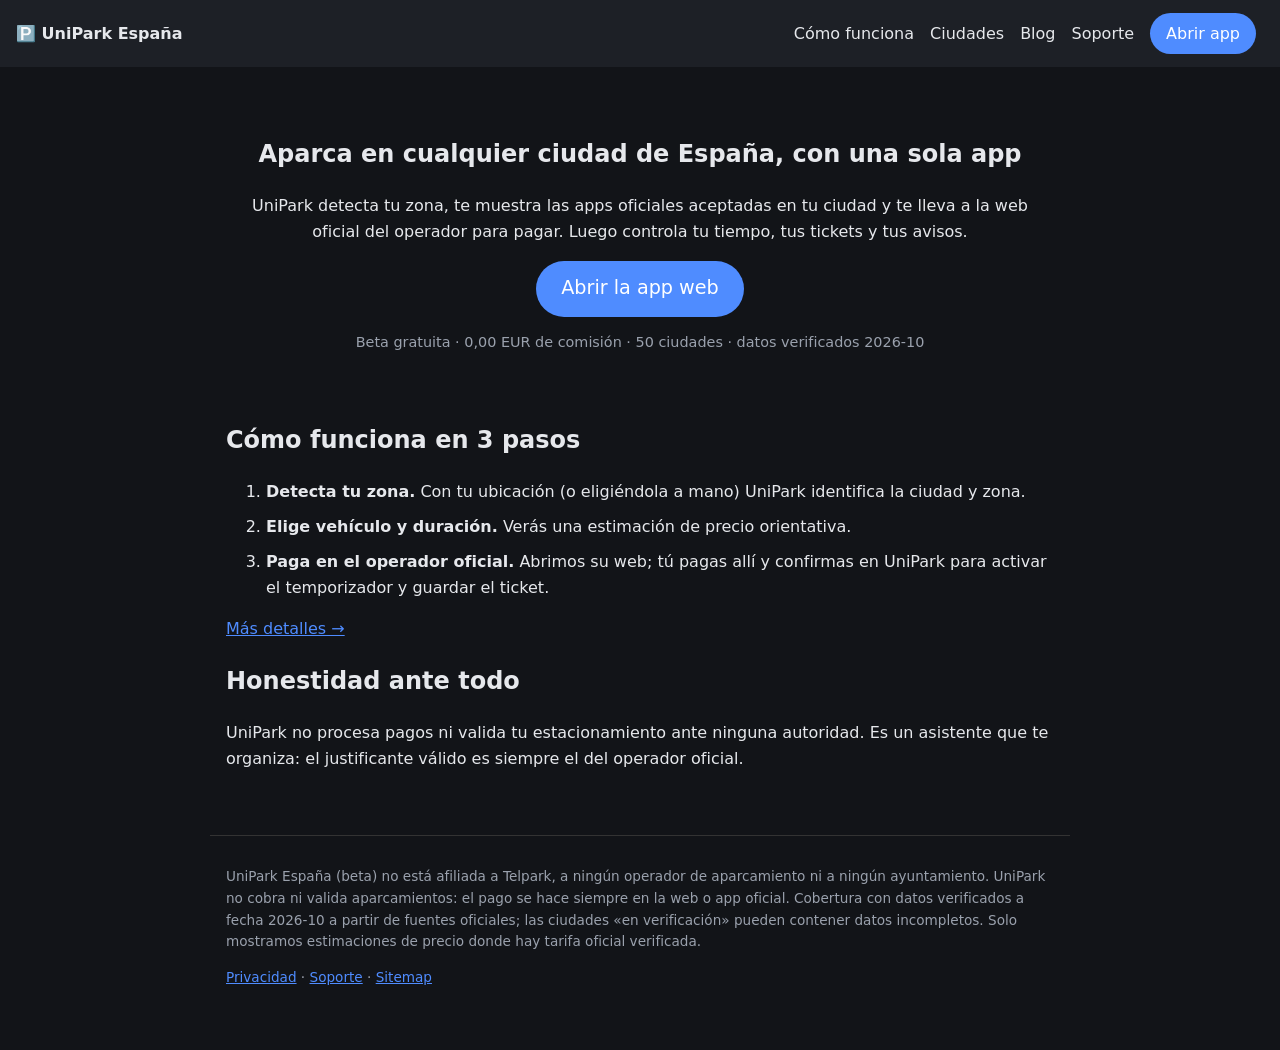
<file: index.html>
<!doctype html><html lang="es"><head><meta charset="utf-8"><meta name="viewport" content="width=device-width,initial-scale=1"><title>UniPark España – Aparca en toda España desde una app</title><meta name="description" content="UniPark te ayuda a detectar tu zona de aparcamiento, estimar el precio y abrir el operador oficial para pagar. Sin comisión en beta."><link rel="canonical" href="https://richkngxxx.github.io/unipark/"><meta name="theme-color" content="#121418"><link rel="icon" href="app/icon.svg"><link rel="stylesheet" href="site.css">
<!-- GoatCounter (desactivado). Sustituye CODE y descomenta:
<script data-goatcounter="https://CODE.goatcounter.com/count" async src="https://gc.zgo.at/count.js"></script>
-->
</head><body><header class="top"><a class="brand" href="">🅿️ UniPark España</a><nav><a href="como-funciona/">Cómo funciona</a><a href="ciudades/">Ciudades</a><a href="blog/">Blog</a><a href="soporte/">Soporte</a><a class="btn" href="app/">Abrir app</a></nav></header><main>
<section class="hero"><h1>Aparca en cualquier ciudad de España, con una sola app</h1><p>UniPark detecta tu zona, te muestra las apps oficiales aceptadas en tu ciudad y te lleva a la web oficial del operador para pagar. Luego controla tu tiempo, tus tickets y tus avisos.</p><a class="btn big" href="app/">Abrir la app web</a><p class="note">Beta gratuita · 0,00 EUR de comisión · 50 ciudades · datos verificados 2026-10</p></section>
<section><h2>Cómo funciona en 3 pasos</h2><ol class="steps"><li><strong>Detecta tu zona.</strong> Con tu ubicación (o eligiéndola a mano) UniPark identifica la ciudad y zona.</li><li><strong>Elige vehículo y duración.</strong> Verás una estimación de precio orientativa.</li><li><strong>Paga en el operador oficial.</strong> Abrimos su web; tú pagas allí y confirmas en UniPark para activar el temporizador y guardar el ticket.</li></ol><p><a href="como-funciona/">Más detalles →</a></p></section>
<section><h2>Honestidad ante todo</h2><p>UniPark no procesa pagos ni valida tu estacionamiento ante ninguna autoridad. Es un asistente que te organiza: el justificante válido es siempre el del operador oficial.</p></section></main><footer><p>UniPark España (beta) no está afiliada a Telpark, a ningún operador de aparcamiento ni a ningún ayuntamiento. UniPark no cobra ni valida aparcamientos: el pago se hace siempre en la web o app oficial. Cobertura con datos verificados a fecha 2026-10 a partir de fuentes oficiales; las ciudades «en verificación» pueden contener datos incompletos. Solo mostramos estimaciones de precio donde hay tarifa oficial verificada.</p><p><a href="privacidad/">Privacidad</a> · <a href="soporte/">Soporte</a> · <a href="sitemap.xml">Sitemap</a></p></footer></body></html>
</file>
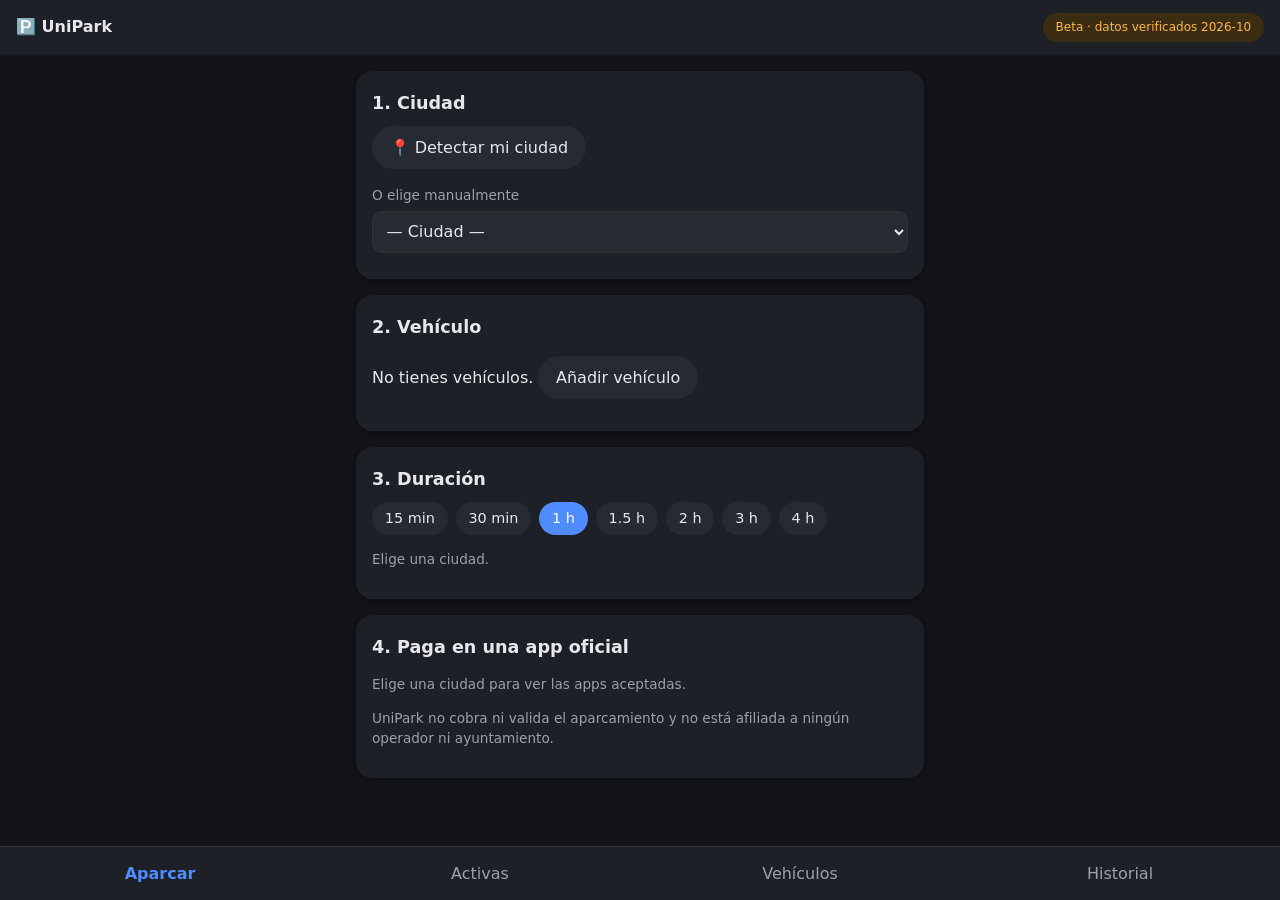
<file: app/index.html>
<!doctype html><html lang="es"><head><meta charset="utf-8"><meta name="viewport" content="width=device-width,initial-scale=1"><title>UniPark España – App</title><meta name="description" content="UniPark España: consulta la zona de aparcamiento regulado de tu ciudad y abre la app oficial para pagar el parking."><link rel="canonical" href="https://richkngxxx.github.io/unipark/app/"><meta name="theme-color" content="#121418"><link rel="manifest" href="manifest.json"><link rel="icon" href="icon.svg"><link rel="apple-touch-icon" href="icon.svg"><link rel="stylesheet" href="app.css">
<!-- GoatCounter (desactivado). Sustituye CODE y descomenta:
<script data-goatcounter="https://CODE.goatcounter.com/count" async src="https://gc.zgo.at/count.js"></script>
--></head><body>
<header><a href="../" class="brand">🅿️ UniPark</a><span class="chip warn">Beta · datos verificados 2026-10</span></header>
<main id="view"></main>
<nav class="tabs"><button data-t="park">Aparcar</button><button data-t="active">Activas</button><button data-t="vehicles">Vehículos</button><button data-t="history">Historial</button></nav>
<div id="toast"></div>
<script src="app.js"></script></body></html>
</file>
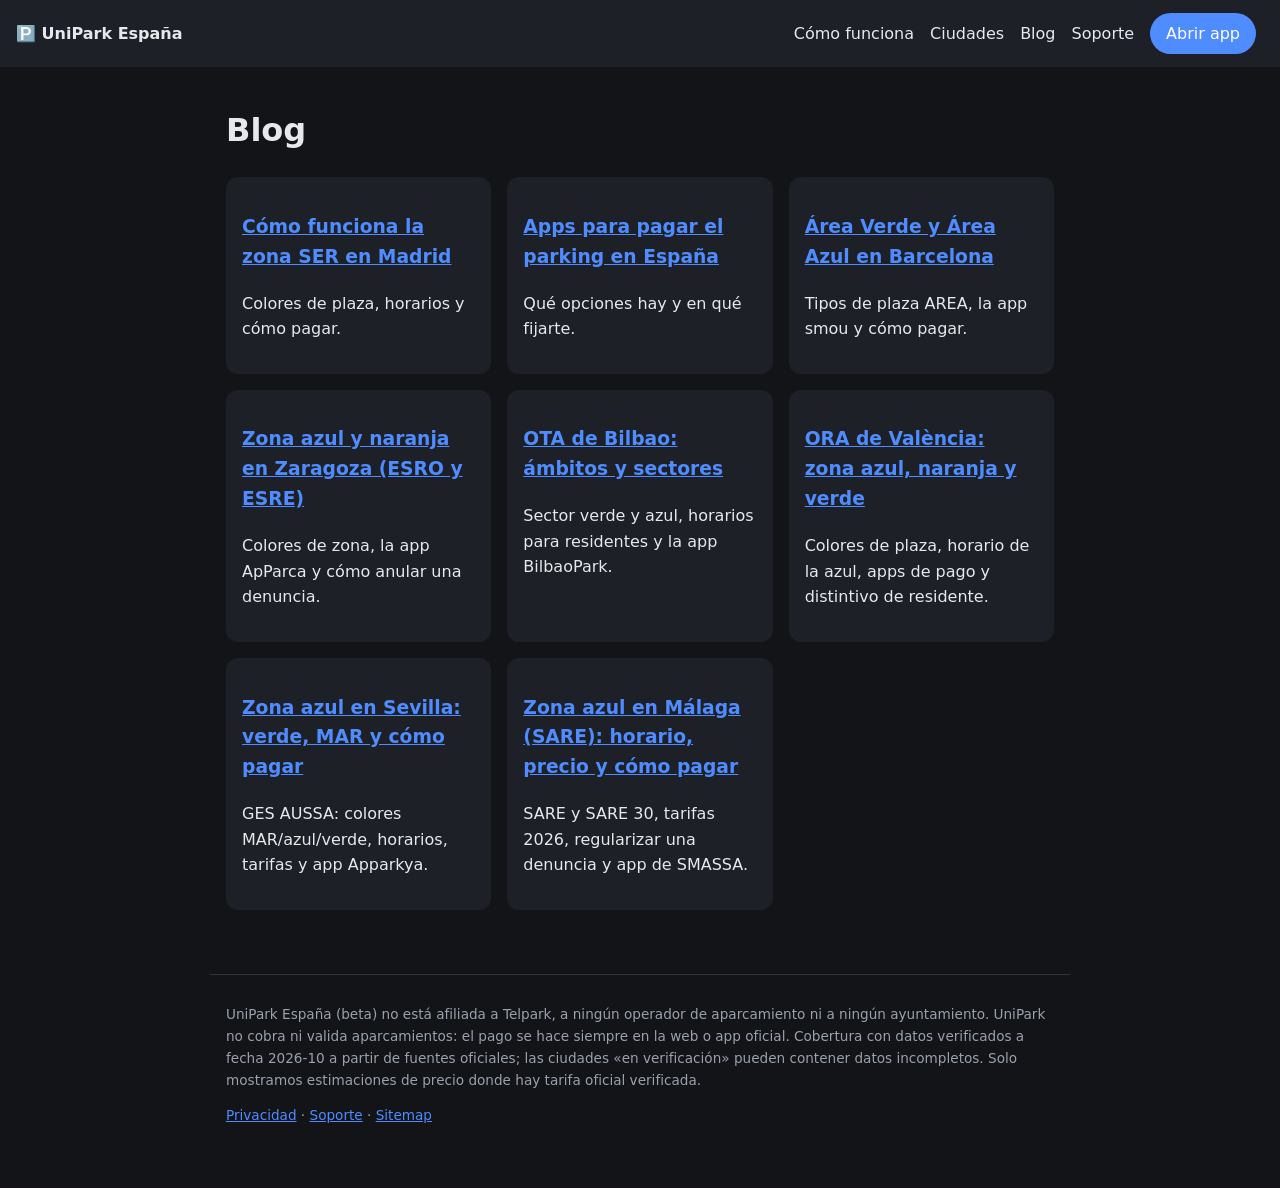
<file: blog/index.html>
<!doctype html><html lang="es"><head><meta charset="utf-8"><meta name="viewport" content="width=device-width,initial-scale=1"><title>Blog | UniPark España</title><meta name="description" content="Guías sobre aparcamiento regulado en España: zona azul, zona verde, ORA, OTA y apps para pagar el parking."><link rel="canonical" href="https://richkngxxx.github.io/unipark/blog/"><meta name="theme-color" content="#121418"><link rel="icon" href="../app/icon.svg"><link rel="stylesheet" href="../site.css">
<!-- GoatCounter (desactivado). Sustituye CODE y descomenta:
<script data-goatcounter="https://CODE.goatcounter.com/count" async src="https://gc.zgo.at/count.js"></script>
-->
</head><body><header class="top"><a class="brand" href="../">🅿️ UniPark España</a><nav><a href="../como-funciona/">Cómo funciona</a><a href="../ciudades/">Ciudades</a><a href="../blog/">Blog</a><a href="../soporte/">Soporte</a><a class="btn" href="../app/">Abrir app</a></nav></header><main>
<h1>Blog</h1><ul class="cards"><li><h3><a href="zona-ser-madrid/">Cómo funciona la zona SER en Madrid</a></h3><p>Colores de plaza, horarios y cómo pagar.</p></li><li><h3><a href="apps-pagar-parking-espana/">Apps para pagar el parking en España</a></h3><p>Qué opciones hay y en qué fijarte.</p></li><li><h3><a href="area-verde-azul-barcelona/">Área Verde y Área Azul en Barcelona</a></h3><p>Tipos de plaza AREA, la app smou y cómo pagar.</p></li><li><h3><a href="zona-azul-naranja-zaragoza/">Zona azul y naranja en Zaragoza (ESRO y ESRE)</a></h3><p>Colores de zona, la app ApParca y cómo anular una denuncia.</p></li><li><h3><a href="ota-bilbao/">OTA de Bilbao: ámbitos y sectores</a></h3><p>Sector verde y azul, horarios para residentes y la app BilbaoPark.</p></li><li><h3><a href="ora-valencia/">ORA de València: zona azul, naranja y verde</a></h3><p>Colores de plaza, horario de la azul, apps de pago y distintivo de residente.</p></li><li><h3><a href="zona-azul-sevilla/">Zona azul en Sevilla: verde, MAR y cómo pagar</a></h3><p>GES AUSSA: colores MAR/azul/verde, horarios, tarifas y app Apparkya.</p></li><li><h3><a href="zona-azul-malaga/">Zona azul en Málaga (SARE): horario, precio y cómo pagar</a></h3><p>SARE y SARE 30, tarifas 2026, regularizar una denuncia y app de SMASSA.</p></li></ul></main><footer><p>UniPark España (beta) no está afiliada a Telpark, a ningún operador de aparcamiento ni a ningún ayuntamiento. UniPark no cobra ni valida aparcamientos: el pago se hace siempre en la web o app oficial. Cobertura con datos verificados a fecha 2026-10 a partir de fuentes oficiales; las ciudades «en verificación» pueden contener datos incompletos. Solo mostramos estimaciones de precio donde hay tarifa oficial verificada.</p><p><a href="../privacidad/">Privacidad</a> · <a href="../soporte/">Soporte</a> · <a href="../sitemap.xml">Sitemap</a></p></footer></body></html>
</file>
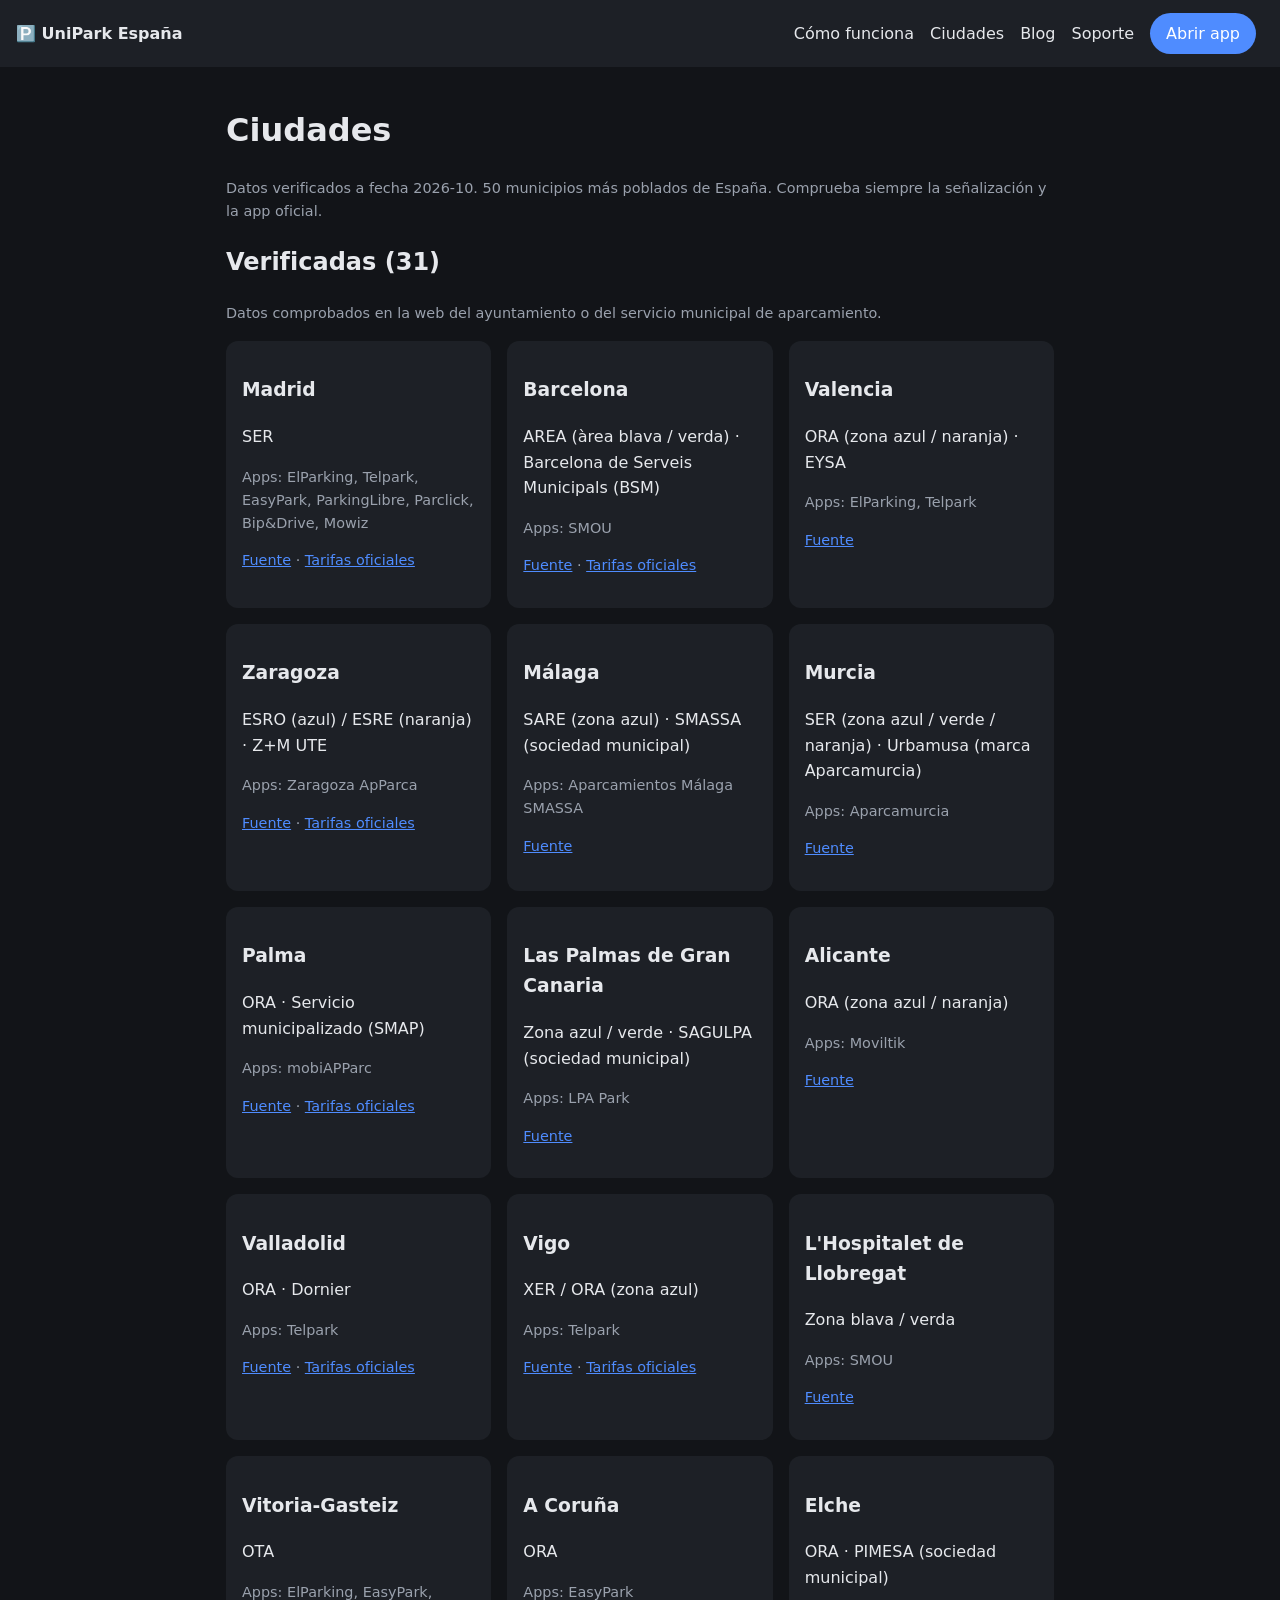
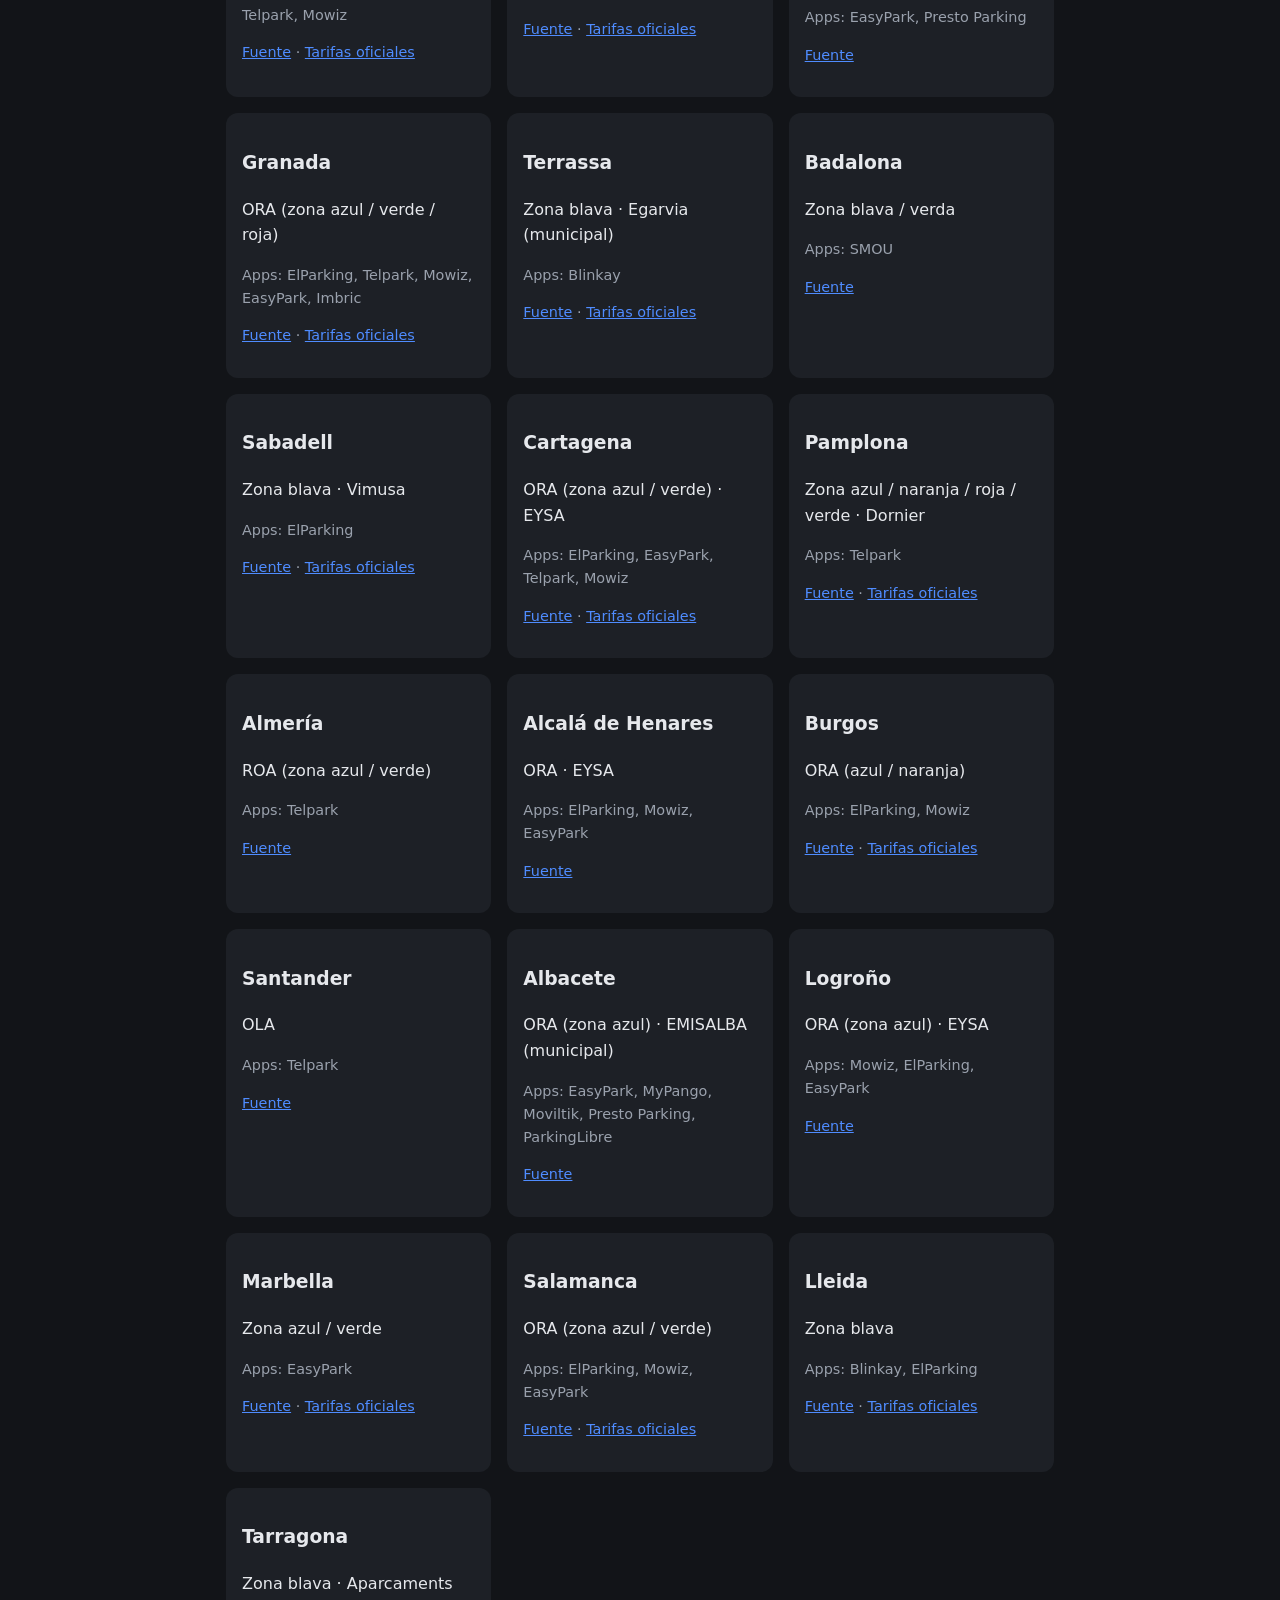
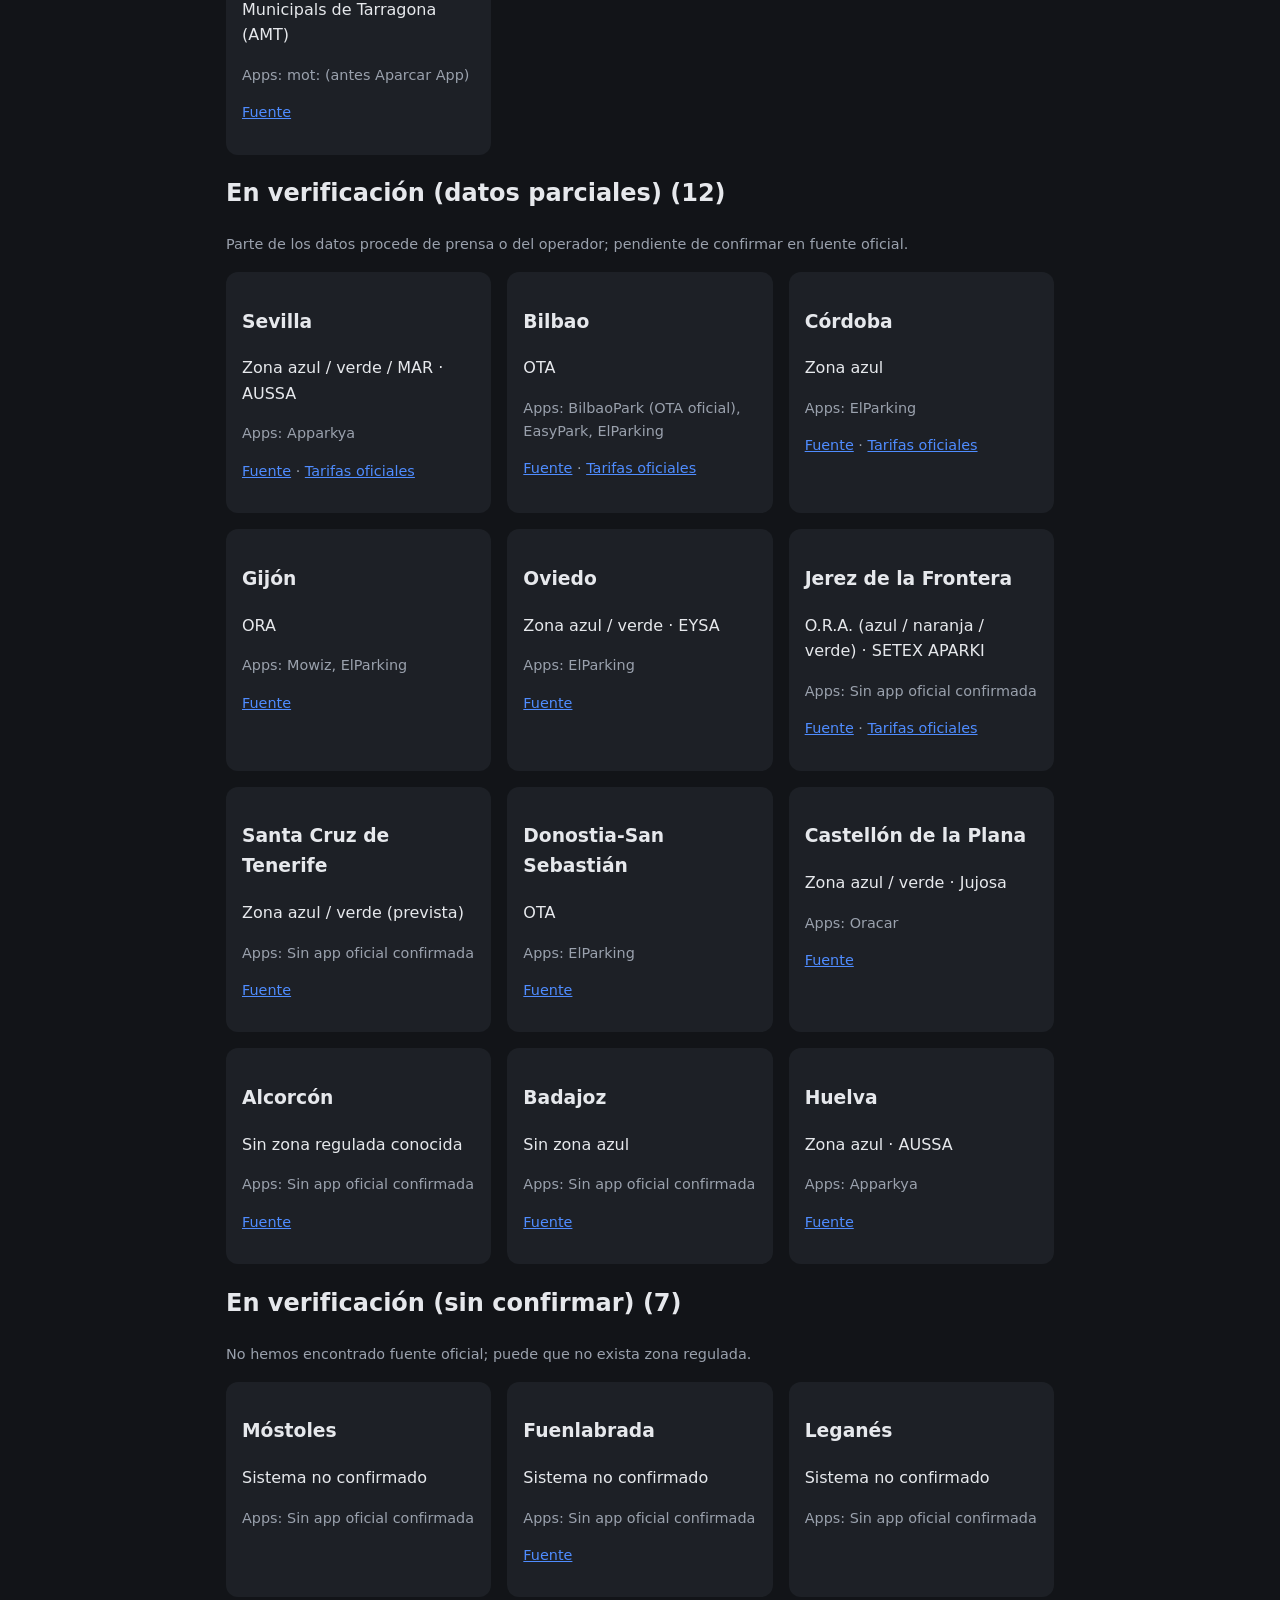
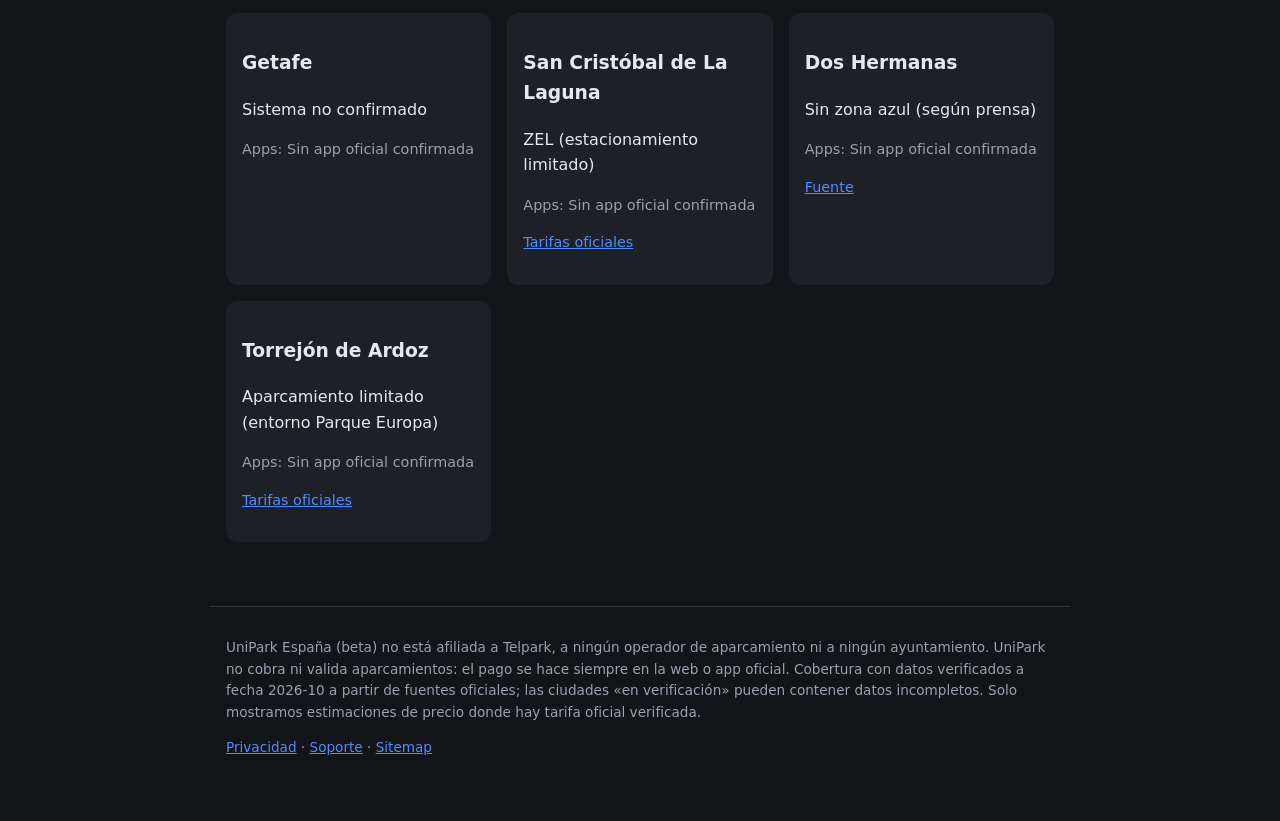
<file: ciudades/index.html>
<!doctype html><html lang="es"><head><meta charset="utf-8"><meta name="viewport" content="width=device-width,initial-scale=1"><title>Ciudades y apps de aparcamiento oficiales | UniPark</title><meta name="description" content="Cobertura de UniPark en los 50 municipios más poblados de España: sistema de estacionamiento regulado, operador y apps de pago oficiales, con fuentes."><link rel="canonical" href="https://richkngxxx.github.io/unipark/ciudades/"><meta name="theme-color" content="#121418"><link rel="icon" href="../app/icon.svg"><link rel="stylesheet" href="../site.css">
<!-- GoatCounter (desactivado). Sustituye CODE y descomenta:
<script data-goatcounter="https://CODE.goatcounter.com/count" async src="https://gc.zgo.at/count.js"></script>
-->
</head><body><header class="top"><a class="brand" href="../">🅿️ UniPark España</a><nav><a href="../como-funciona/">Cómo funciona</a><a href="../ciudades/">Ciudades</a><a href="../blog/">Blog</a><a href="../soporte/">Soporte</a><a class="btn" href="../app/">Abrir app</a></nav></header><main><h1>Ciudades</h1><p class="note">Datos verificados a fecha 2026-10. 50 municipios más poblados de España. Comprueba siempre la señalización y la app oficial.</p><h2>Verificadas (31)</h2><p class="note">Datos comprobados en la web del ayuntamiento o del servicio municipal de aparcamiento.</p><ul class="cards"><li><h3>Madrid</h3><p>SER</p><p class="note">Apps: ElParking, Telpark, EasyPark, ParkingLibre, Parclick, Bip&amp;Drive, Mowiz</p><p class="note"><a href="https://www.madrid.es/portales/munimadrid/es/Servicio-de-Estacionamiento-Regulado-SER-Parquimetros-y-aplicaciones-de-pago-por-movil/?vgnextoid=6a19e4ce78dd6410VgnVCM1000000b205a0aRCRD" rel="noopener">Fuente</a> · <a href="https://www.madrid.es/portales/munimadrid/es/Inicio/Movilidad-y-transportes/Circulacion-y-aparcamiento/Parquimetros/?vgnextoid=4287fbf0a1d67410VgnVCM2000000c205a0aRCRD" rel="noopener">Tarifas oficiales</a></p></li><li><h3>Barcelona</h3><p>AREA (àrea blava / verda) · Barcelona de Serveis Municipals (BSM)</p><p class="note">Apps: SMOU</p><p class="note"><a href="https://areaverda.cat/es/apps" rel="noopener">Fuente</a> · <a href="https://areaverda.cat/es" rel="noopener">Tarifas oficiales</a></p></li><li><h3>Valencia</h3><p>ORA (zona azul / naranja) · EYSA</p><p class="note">Apps: ElParking, Telpark</p><p class="note"><a href="https://www.valencia.es/-/nueva-ora" rel="noopener">Fuente</a></p></li><li><h3>Zaragoza</h3><p>ESRO (azul) / ESRE (naranja) · Z+M UTE</p><p class="note">Apps: Zaragoza ApParca</p><p class="note"><a href="https://www.zmute.es/apparca/" rel="noopener">Fuente</a> · <a href="https://www.zmute.es/zonas-reguladas/esre-esro" rel="noopener">Tarifas oficiales</a></p></li><li><h3>Málaga</h3><p>SARE (zona azul) · SMASSA (sociedad municipal)</p><p class="note">Apps: Aparcamientos Málaga SMASSA</p><p class="note"><a href="https://smassa.eu/app.php" rel="noopener">Fuente</a></p></li><li><h3>Murcia</h3><p>SER (zona azul / verde / naranja) · Urbamusa (marca Aparcamurcia)</p><p class="note">Apps: Aparcamurcia</p><p class="note"><a href="https://aparcamurcia.com/" rel="noopener">Fuente</a></p></li><li><h3>Palma</h3><p>ORA · Servicio municipalizado (SMAP)</p><p class="note">Apps: mobiAPParc</p><p class="note"><a href="https://mobipalma.mobi/mobilitat/estacionament/ora/" rel="noopener">Fuente</a> · <a href="https://mobipalma.mobi/mobilitat/estacionament/ora/" rel="noopener">Tarifas oficiales</a></p></li><li><h3>Las Palmas de Gran Canaria</h3><p>Zona azul / verde · SAGULPA (sociedad municipal)</p><p class="note">Apps: LPA Park</p><p class="note"><a href="https://www.sagulpa.com/aplicaciones" rel="noopener">Fuente</a></p></li><li><h3>Alicante</h3><p>ORA (zona azul / naranja)</p><p class="note">Apps: Moviltik</p><p class="note"><a href="https://www.alicante.es/es/noticias/app-moviltik-permite-pagar-ora-movil" rel="noopener">Fuente</a></p></li><li><h3>Valladolid</h3><p>ORA · Dornier</p><p class="note">Apps: Telpark</p><p class="note"><a href="https://www.valladolid.es/es/actualidad/noticias/app-telpark-permite-pagar-ora-valladolid-tiempo-exacto-esta" rel="noopener">Fuente</a> · <a href="https://valladolidora.com/formas-de-pago/" rel="noopener">Tarifas oficiales</a></p></li><li><h3>Vigo</h3><p>XER / ORA (zona azul)</p><p class="note">Apps: Telpark</p><p class="note"><a href="https://xervigo.com/telpark/" rel="noopener">Fuente</a> · <a href="https://xervigo.com/telpark/" rel="noopener">Tarifas oficiales</a></p></li><li><h3>L&#x27;Hospitalet de Llobregat</h3><p>Zona blava / verda</p><p class="note">Apps: SMOU</p><p class="note"><a href="https://www.smou.cat/en/parquimetre" rel="noopener">Fuente</a></p></li><li><h3>Vitoria-Gasteiz</h3><p>OTA</p><p class="note">Apps: ElParking, EasyPark, Telpark, Mowiz</p><p class="note"><a href="https://www.vitoria-gasteiz.org/wb021/was/contenidoAction.do?idioma=es&amp;uid=_322669dd_12392bd72e2__7fd0" rel="noopener">Fuente</a> · <a href="https://www.vitoria-gasteiz.org/wb021/was/contenidoAction.do?idioma=es&amp;uid=_322669dd_12392bd72e2__7fd0" rel="noopener">Tarifas oficiales</a></p></li><li><h3>A Coruña</h3><p>ORA</p><p class="note">Apps: EasyPark</p><p class="note"><a href="https://www.coruna.gal/web/es/comunicate/aplicaciones-para-moviles?argIdioma=es" rel="noopener">Fuente</a> · <a href="https://www.coruna.gal/movilidad/es/medios-de-transporte/coche/estacionamiento/zona-ora?argIdioma=es" rel="noopener">Tarifas oficiales</a></p></li><li><h3>Elche</h3><p>ORA · PIMESA (sociedad municipal)</p><p class="note">Apps: EasyPark, Presto Parking</p><p class="note"><a href="https://www.elche.es/2020/09/la-zona-ora-ya-se-puede-pagar-con-el-movil-a-traves-de-las-aplicaciones-easypark-y-presto-parking/" rel="noopener">Fuente</a></p></li><li><h3>Granada</h3><p>ORA (zona azul / verde / roja)</p><p class="note">Apps: ElParking, Telpark, Mowiz, EasyPark, Imbric</p><p class="note"><a href="http://www.movilidadgranada.com/par_ora.php" rel="noopener">Fuente</a> · <a href="http://www.movilidadgranada.com/par_ora.php" rel="noopener">Tarifas oficiales</a></p></li><li><h3>Terrassa</h3><p>Zona blava · Egarvia (municipal)</p><p class="note">Apps: Blinkay</p><p class="note"><a href="https://egarvia.terrassa.cat/zona-blava" rel="noopener">Fuente</a> · <a href="https://egarvia.terrassa.cat/zona-blava" rel="noopener">Tarifas oficiales</a></p></li><li><h3>Badalona</h3><p>Zona blava / verda</p><p class="note">Apps: SMOU</p><p class="note"><a href="https://www.smou.cat/en/parquimetre" rel="noopener">Fuente</a></p></li><li><h3>Sabadell</h3><p>Zona blava · Vimusa</p><p class="note">Apps: ElParking</p><p class="note"><a href="https://www.sabadell.cat/ca/on-estacionar/zona-blava" rel="noopener">Fuente</a> · <a href="https://www.sabadell.cat/ca/on-estacionar/zona-blava" rel="noopener">Tarifas oficiales</a></p></li><li><h3>Cartagena</h3><p>ORA (zona azul / verde) · EYSA</p><p class="note">Apps: ElParking, EasyPark, Telpark, Mowiz</p><p class="note"><a href="https://www.cartagena.es/detalle_noticias.asp?id=85054" rel="noopener">Fuente</a> · <a href="https://ora.cartagena.es/zona_estacionamiento.asp" rel="noopener">Tarifas oficiales</a></p></li><li><h3>Pamplona</h3><p>Zona azul / naranja / roja / verde · Dornier</p><p class="note">Apps: Telpark</p><p class="note"><a href="https://www.pamplona.es/temas/seguridad-ciudadana-y-convivencia/aparcamientos/zonas-de-estacionamiento-regulado" rel="noopener">Fuente</a> · <a href="https://www.pamplona.es/temas/seguridad-ciudadana-y-convivencia/aparcamientos/zonas-de-estacionamiento-regulado" rel="noopener">Tarifas oficiales</a></p></li><li><h3>Almería</h3><p>ROA (zona azul / verde)</p><p class="note">Apps: Telpark</p><p class="note"><a href="https://roaalmeria.com/telpark/" rel="noopener">Fuente</a></p></li><li><h3>Alcalá de Henares</h3><p>ORA · EYSA</p><p class="note">Apps: ElParking, Mowiz, EasyPark</p><p class="note"><a href="https://zonaazulalcala.es/pago-con-app" rel="noopener">Fuente</a></p></li><li><h3>Burgos</h3><p>ORA (azul / naranja)</p><p class="note">Apps: ElParking, Mowiz</p><p class="note"><a href="https://oraburgos.es/pago-con-app" rel="noopener">Fuente</a> · <a href="https://oraburgos.es/funcionamiento" rel="noopener">Tarifas oficiales</a></p></li><li><h3>Santander</h3><p>OLA</p><p class="note">Apps: Telpark</p><p class="note"><a href="https://ola-santander.com/formas-de-pago/" rel="noopener">Fuente</a></p></li><li><h3>Albacete</h3><p>ORA (zona azul) · EMISALBA (municipal)</p><p class="note">Apps: EasyPark, MyPango, Moviltik, Presto Parking, ParkingLibre</p><p class="note"><a href="https://emisalba.es/inicio/estacionamiento-regulado/pago-movil/" rel="noopener">Fuente</a></p></li><li><h3>Logroño</h3><p>ORA (zona azul) · EYSA</p><p class="note">Apps: Mowiz, ElParking, EasyPark</p><p class="note"><a href="https://oralogrono.org/pago-movil/" rel="noopener">Fuente</a></p></li><li><h3>Marbella</h3><p>Zona azul / verde</p><p class="note">Apps: EasyPark</p><p class="note"><a href="https://turismo.marbella.es/descubre/aparcamiento/aparcamientos-zona-azul-y-verde-marbella.html" rel="noopener">Fuente</a> · <a href="https://turismo.marbella.es/descubre/aparcamiento/aparcamientos-zona-azul-y-verde-marbella.html" rel="noopener">Tarifas oficiales</a></p></li><li><h3>Salamanca</h3><p>ORA (zona azul / verde)</p><p class="note">Apps: ElParking, Mowiz, EasyPark</p><p class="note"><a href="https://orasalamanca.es/funcionamiento" rel="noopener">Fuente</a> · <a href="https://orasalamanca.es/funcionamiento" rel="noopener">Tarifas oficiales</a></p></li><li><h3>Lleida</h3><p>Zona blava</p><p class="note">Apps: Blinkay, ElParking</p><p class="note"><a href="https://www.paeria.cat/es/actualidad/noticias/blinkay-unica-aplicacion-gratuita-para-el-pago-de-la-zona-azul-a-partir-del-3-de-marzo" rel="noopener">Fuente</a> · <a href="https://www.paeria.cat/es/servicios/movilidad/estacionamiento-regulado/pago-de-la-zona-azul-con-movil" rel="noopener">Tarifas oficiales</a></p></li><li><h3>Tarragona</h3><p>Zona blava · Aparcaments Municipals de Tarragona (AMT)</p><p class="note">Apps: mot: (antes Aparcar App)</p><p class="note"><a href="https://www.tarragona.cat/mobilitat/aparcar-a-tarragona/app-per-pagar-els-parquimetres" rel="noopener">Fuente</a></p></li></ul><h2>En verificación (datos parciales) (12)</h2><p class="note">Parte de los datos procede de prensa o del operador; pendiente de confirmar en fuente oficial.</p><ul class="cards"><li><h3>Sevilla</h3><p>Zona azul / verde / MAR · AUSSA</p><p class="note">Apps: Apparkya</p><p class="note"><a href="https://apparkya.com/estacionamiento-regulado/sevilla" rel="noopener">Fuente</a> · <a href="https://www.sevilla.org/servicios/agencia-tributaria-de-sevilla/ordenanzas-fiscales/2024/tasa_estacionamiento_de_vehxculosxzona_azul-aussax.pdf" rel="noopener">Tarifas oficiales</a></p></li><li><h3>Bilbao</h3><p>OTA</p><p class="note">Apps: BilbaoPark (OTA oficial), EasyPark, ElParking</p><p class="note"><a href="https://www.bilbao.eus/cs/Satellite?c=Page&amp;language=es&amp;pageid=1279229424504&amp;pagename=Bilbaonet%2FPage%2FBIO_contenidoFinal" rel="noopener">Fuente</a> · <a href="https://www.bilbao.eus/cs/Satellite?c=Page&amp;language=es&amp;pageid=1279229424504&amp;pagename=Bilbaonet%2FPage%2FBIO_contenidoFinal" rel="noopener">Tarifas oficiales</a></p></li><li><h3>Córdoba</h3><p>Zona azul</p><p class="note">Apps: ElParking</p><p class="note"><a href="https://www.diariocordoba.com/cordoba-ciudad/2022/04/01/empresa-madrid-gestionara-zonas-parking-64537732.html" rel="noopener">Fuente</a> · <a href="https://www.cordoba.es/servicios/movilidad-y-transporte/movilidad/normativas-de-referencia" rel="noopener">Tarifas oficiales</a></p></li><li><h3>Gijón</h3><p>ORA</p><p class="note">Apps: Mowiz, ElParking</p><p class="note"><a href="https://www.europapress.es/asturias/noticia-conductores-gijon-ya-tienen-muy-facil-pagar-zona-ora-app-mowiz-20250318122801.html" rel="noopener">Fuente</a></p></li><li><h3>Oviedo</h3><p>Zona azul / verde · EYSA</p><p class="note">Apps: ElParking</p><p class="note"><a href="https://www.oviedo.es/zonazul" rel="noopener">Fuente</a></p></li><li><h3>Jerez de la Frontera</h3><p>O.R.A. (azul / naranja / verde) · SETEX APARKI</p><p class="note">Apps: Sin app oficial confirmada</p><p class="note"><a href="https://www.jerez.es/webs-municipales/movilidad/tramites/ora" rel="noopener">Fuente</a> · <a href="https://www.jerez.es/webs-municipales/movilidad/tramites/ora" rel="noopener">Tarifas oficiales</a></p></li><li><h3>Santa Cruz de Tenerife</h3><p>Zona azul / verde (prevista)</p><p class="note">Apps: Sin app oficial confirmada</p><p class="note"><a href="https://efe.com/canarias/2025-01-15/santa-cruz-aplicara-en-2026-la-zona-azul-y-verde-de-pago-y-creara-1800-aparcamientos-extra/" rel="noopener">Fuente</a></p></li><li><h3>Donostia-San Sebastián</h3><p>OTA</p><p class="note">Apps: ElParking</p><p class="note"><a href="https://www.donostia.eus/info/ciudadano/t_ota.nsf/vowebContenidosId/NT000009AA?OpenDocument=&amp;doc=D&amp;id=A434305445201&amp;idioma=cas" rel="noopener">Fuente</a></p></li><li><h3>Castellón de la Plana</h3><p>Zona azul / verde · Jujosa</p><p class="note">Apps: Oracar</p><p class="note"><a href="https://castellonaldia.elmundo.es/castellon/usuarios-de-la-zona-azul-de-castellon-reciben-multas-por-errores-en-la-aplicacion-aparcamiento-PI24970258" rel="noopener">Fuente</a></p></li><li><h3>Alcorcón</h3><p>Sin zona regulada conocida</p><p class="note">Apps: Sin app oficial confirmada</p><p class="note"><a href="https://www.ayto-alcorcon.es/es/servicios/movilidad/aparco-el-coche" rel="noopener">Fuente</a></p></li><li><h3>Badajoz</h3><p>Sin zona azul</p><p class="note">Apps: Sin app oficial confirmada</p><p class="note"><a href="https://www.cope.es/emisoras/extremadura/badajoz-provincia/badajoz/noticias/badajoz-unica-capital-extremena-zona-azul-20250728_3191860.html" rel="noopener">Fuente</a></p></li><li><h3>Huelva</h3><p>Zona azul · AUSSA</p><p class="note">Apps: Apparkya</p><p class="note"><a href="https://apparkya.com/estacionamiento-regulado/huelva" rel="noopener">Fuente</a></p></li></ul><h2>En verificación (sin confirmar) (7)</h2><p class="note">No hemos encontrado fuente oficial; puede que no exista zona regulada.</p><ul class="cards"><li><h3>Móstoles</h3><p>Sistema no confirmado</p><p class="note">Apps: Sin app oficial confirmada</p><p class="note"></p></li><li><h3>Fuenlabrada</h3><p>Sistema no confirmado</p><p class="note">Apps: Sin app oficial confirmada</p><p class="note"><a href="https://noticiasparamunicipios.com/municipios-madrid/fuenlabrada-el-centro-de-la-ciudad-no-tendra-zona-azul-con-parquimetros/" rel="noopener">Fuente</a></p></li><li><h3>Leganés</h3><p>Sistema no confirmado</p><p class="note">Apps: Sin app oficial confirmada</p><p class="note"></p></li><li><h3>Getafe</h3><p>Sistema no confirmado</p><p class="note">Apps: Sin app oficial confirmada</p><p class="note"></p></li><li><h3>San Cristóbal de La Laguna</h3><p>ZEL (estacionamiento limitado)</p><p class="note">Apps: Sin app oficial confirmada</p><p class="note"><a href="https://www.aytolalaguna.es/ayuntamiento/normativas-municipales/Ordenanza-relativa-a-la-regulacion-de-parada-estacionamiento-reservas-de-estacionamiento-y-zonas-de-estacionamiento-limitados" rel="noopener">Tarifas oficiales</a></p></li><li><h3>Dos Hermanas</h3><p>Sin zona azul (según prensa)</p><p class="note">Apps: Sin app oficial confirmada</p><p class="note"><a href="https://www.abc.es/sevilla/provincia/dos-hermanas/dos-hermanas-ciudad-andaluza-plazas-aparcamiento-gratis-20250609005646-nts.html" rel="noopener">Fuente</a></p></li><li><h3>Torrejón de Ardoz</h3><p>Aparcamiento limitado (entorno Parque Europa)</p><p class="note">Apps: Sin app oficial confirmada</p><p class="note"><a href="https://www.ayto-torrejon.es/sites/default/files/inline-files/28%20ORDENANZA%20TASA%20DE%20APARCAMIENTO%20LIMITADO%20EN%20EL%20ENTORNO%20DEL%20PARQUE%20EUROPA%202020.pdf" rel="noopener">Tarifas oficiales</a></p></li></ul></main><footer><p>UniPark España (beta) no está afiliada a Telpark, a ningún operador de aparcamiento ni a ningún ayuntamiento. UniPark no cobra ni valida aparcamientos: el pago se hace siempre en la web o app oficial. Cobertura con datos verificados a fecha 2026-10 a partir de fuentes oficiales; las ciudades «en verificación» pueden contener datos incompletos. Solo mostramos estimaciones de precio donde hay tarifa oficial verificada.</p><p><a href="../privacidad/">Privacidad</a> · <a href="../soporte/">Soporte</a> · <a href="../sitemap.xml">Sitemap</a></p></footer></body></html>
</file>
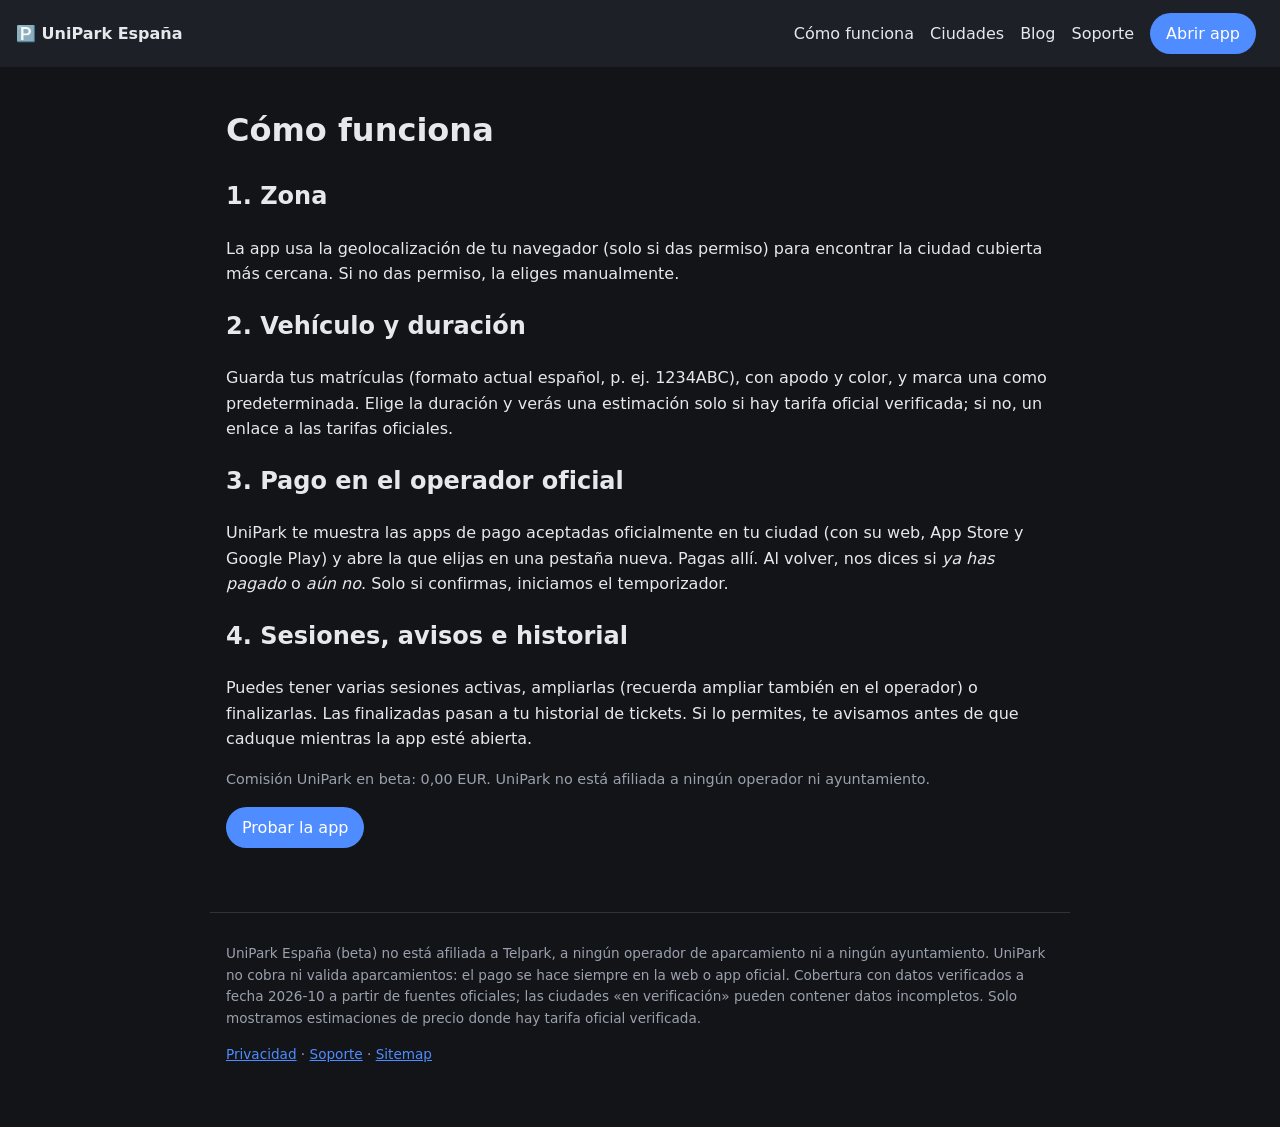
<file: como-funciona/index.html>
<!doctype html><html lang="es"><head><meta charset="utf-8"><meta name="viewport" content="width=device-width,initial-scale=1"><title>Cómo funciona UniPark</title><meta name="description" content="El flujo puente de UniPark: zona, vehículo, duración, pago en el operador oficial y temporizador."><link rel="canonical" href="https://richkngxxx.github.io/unipark/como-funciona/"><meta name="theme-color" content="#121418"><link rel="icon" href="../app/icon.svg"><link rel="stylesheet" href="../site.css">
<!-- GoatCounter (desactivado). Sustituye CODE y descomenta:
<script data-goatcounter="https://CODE.goatcounter.com/count" async src="https://gc.zgo.at/count.js"></script>
-->
</head><body><header class="top"><a class="brand" href="../">🅿️ UniPark España</a><nav><a href="../como-funciona/">Cómo funciona</a><a href="../ciudades/">Ciudades</a><a href="../blog/">Blog</a><a href="../soporte/">Soporte</a><a class="btn" href="../app/">Abrir app</a></nav></header><main>
<h1>Cómo funciona</h1>
<h2>1. Zona</h2><p>La app usa la geolocalización de tu navegador (solo si das permiso) para encontrar la ciudad cubierta más cercana. Si no das permiso, la eliges manualmente.</p>
<h2>2. Vehículo y duración</h2><p>Guarda tus matrículas (formato actual español, p. ej. 1234ABC), con apodo y color, y marca una como predeterminada. Elige la duración y verás una estimación solo si hay tarifa oficial verificada; si no, un enlace a las tarifas oficiales.</p>
<h2>3. Pago en el operador oficial</h2><p>UniPark te muestra las apps de pago aceptadas oficialmente en tu ciudad (con su web, App Store y Google Play) y abre la que elijas en una pestaña nueva. Pagas allí. Al volver, nos dices si <em>ya has pagado</em> o <em>aún no</em>. Solo si confirmas, iniciamos el temporizador.</p>
<h2>4. Sesiones, avisos e historial</h2><p>Puedes tener varias sesiones activas, ampliarlas (recuerda ampliar también en el operador) o finalizarlas. Las finalizadas pasan a tu historial de tickets. Si lo permites, te avisamos antes de que caduque mientras la app esté abierta.</p>
<p class="note">Comisión UniPark en beta: 0,00 EUR. UniPark no está afiliada a ningún operador ni ayuntamiento.</p><p><a class="btn" href="../app/">Probar la app</a></p></main><footer><p>UniPark España (beta) no está afiliada a Telpark, a ningún operador de aparcamiento ni a ningún ayuntamiento. UniPark no cobra ni valida aparcamientos: el pago se hace siempre en la web o app oficial. Cobertura con datos verificados a fecha 2026-10 a partir de fuentes oficiales; las ciudades «en verificación» pueden contener datos incompletos. Solo mostramos estimaciones de precio donde hay tarifa oficial verificada.</p><p><a href="../privacidad/">Privacidad</a> · <a href="../soporte/">Soporte</a> · <a href="../sitemap.xml">Sitemap</a></p></footer></body></html>
</file>
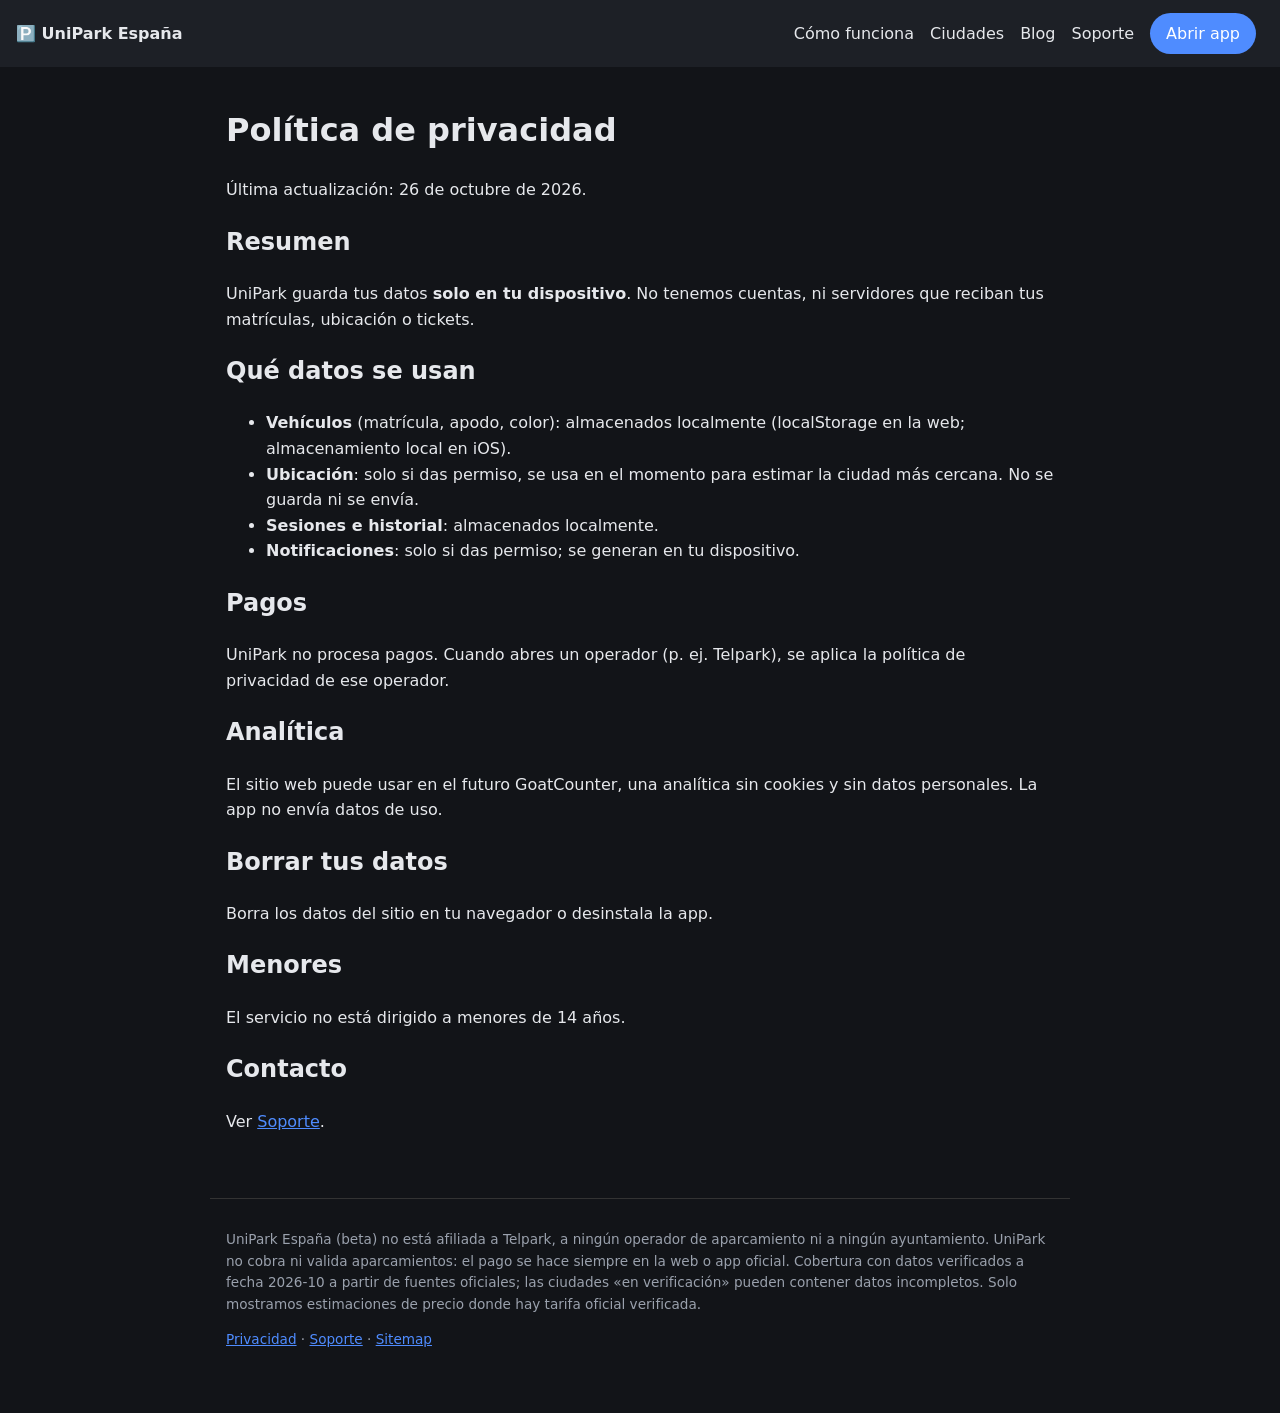
<file: privacidad/index.html>
<!doctype html><html lang="es"><head><meta charset="utf-8"><meta name="viewport" content="width=device-width,initial-scale=1"><title>Política de privacidad | UniPark España</title><meta name="description" content="Política de privacidad de UniPark: tus datos se quedan en tu dispositivo."><link rel="canonical" href="https://richkngxxx.github.io/unipark/privacidad/"><meta name="theme-color" content="#121418"><link rel="icon" href="../app/icon.svg"><link rel="stylesheet" href="../site.css">
<!-- GoatCounter (desactivado). Sustituye CODE y descomenta:
<script data-goatcounter="https://CODE.goatcounter.com/count" async src="https://gc.zgo.at/count.js"></script>
-->
</head><body><header class="top"><a class="brand" href="../">🅿️ UniPark España</a><nav><a href="../como-funciona/">Cómo funciona</a><a href="../ciudades/">Ciudades</a><a href="../blog/">Blog</a><a href="../soporte/">Soporte</a><a class="btn" href="../app/">Abrir app</a></nav></header><main>
<h1>Política de privacidad</h1><p>Última actualización: 26 de octubre de 2026.</p>
<h2>Resumen</h2><p>UniPark guarda tus datos <strong>solo en tu dispositivo</strong>. No tenemos cuentas, ni servidores que reciban tus matrículas, ubicación o tickets.</p>
<h2>Qué datos se usan</h2><ul><li><strong>Vehículos</strong> (matrícula, apodo, color): almacenados localmente (localStorage en la web; almacenamiento local en iOS).</li><li><strong>Ubicación</strong>: solo si das permiso, se usa en el momento para estimar la ciudad más cercana. No se guarda ni se envía.</li><li><strong>Sesiones e historial</strong>: almacenados localmente.</li><li><strong>Notificaciones</strong>: solo si das permiso; se generan en tu dispositivo.</li></ul>
<h2>Pagos</h2><p>UniPark no procesa pagos. Cuando abres un operador (p. ej. Telpark), se aplica la política de privacidad de ese operador.</p>
<h2>Analítica</h2><p>El sitio web puede usar en el futuro GoatCounter, una analítica sin cookies y sin datos personales. La app no envía datos de uso.</p>
<h2>Borrar tus datos</h2><p>Borra los datos del sitio en tu navegador o desinstala la app.</p>
<h2>Menores</h2><p>El servicio no está dirigido a menores de 14 años.</p>
<h2>Contacto</h2><p>Ver <a href="../soporte/">Soporte</a>.</p></main><footer><p>UniPark España (beta) no está afiliada a Telpark, a ningún operador de aparcamiento ni a ningún ayuntamiento. UniPark no cobra ni valida aparcamientos: el pago se hace siempre en la web o app oficial. Cobertura con datos verificados a fecha 2026-10 a partir de fuentes oficiales; las ciudades «en verificación» pueden contener datos incompletos. Solo mostramos estimaciones de precio donde hay tarifa oficial verificada.</p><p><a href="../privacidad/">Privacidad</a> · <a href="../soporte/">Soporte</a> · <a href="../sitemap.xml">Sitemap</a></p></footer></body></html>
</file>
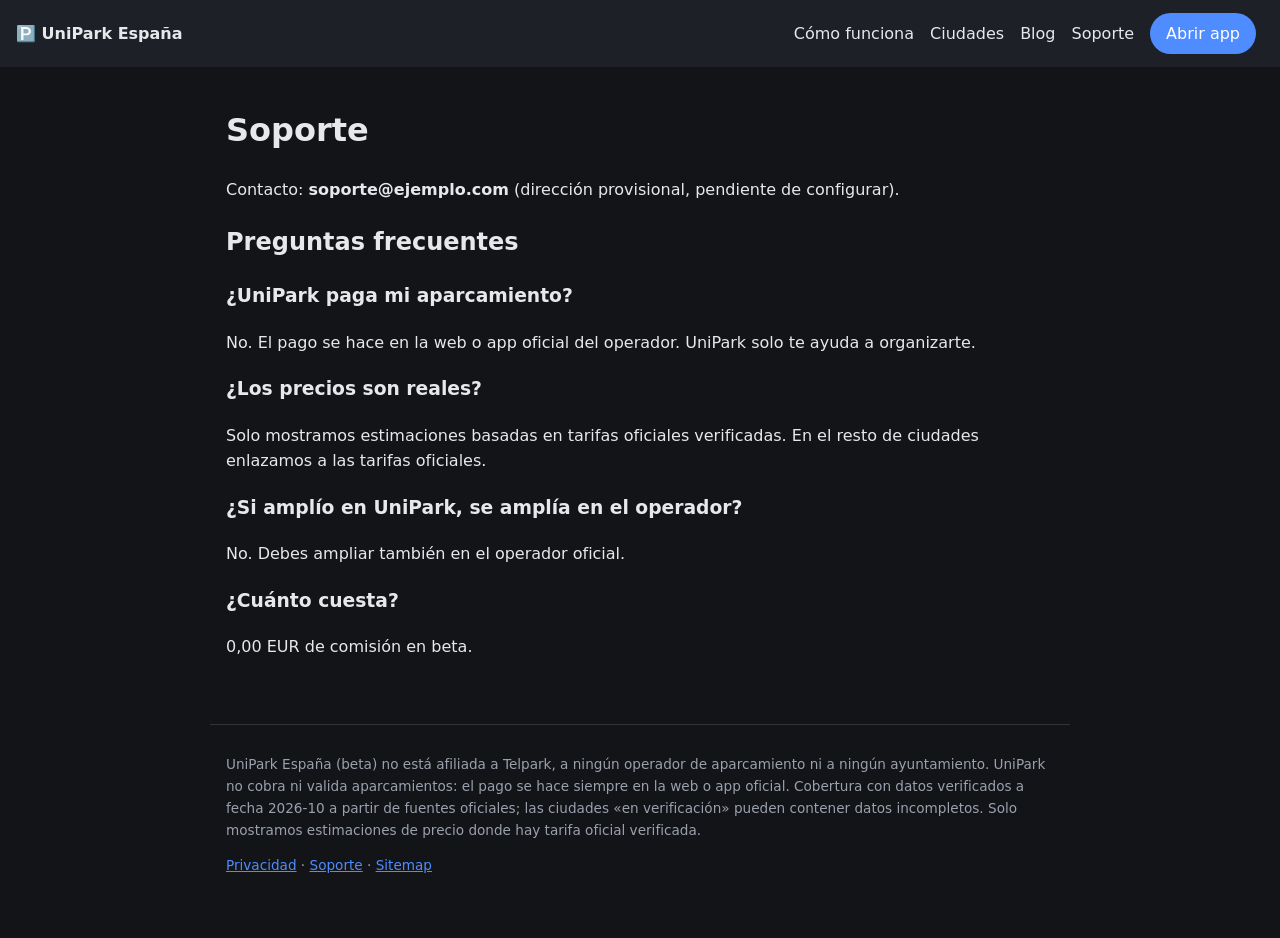
<file: soporte/index.html>
<!doctype html><html lang="es"><head><meta charset="utf-8"><meta name="viewport" content="width=device-width,initial-scale=1"><title>Soporte | UniPark España</title><meta name="description" content="Ayuda y contacto de UniPark España: dudas sobre zonas de aparcamiento regulado, ciudades y la app."><link rel="canonical" href="https://richkngxxx.github.io/unipark/soporte/"><meta name="theme-color" content="#121418"><link rel="icon" href="../app/icon.svg"><link rel="stylesheet" href="../site.css">
<!-- GoatCounter (desactivado). Sustituye CODE y descomenta:
<script data-goatcounter="https://CODE.goatcounter.com/count" async src="https://gc.zgo.at/count.js"></script>
-->
</head><body><header class="top"><a class="brand" href="../">🅿️ UniPark España</a><nav><a href="../como-funciona/">Cómo funciona</a><a href="../ciudades/">Ciudades</a><a href="../blog/">Blog</a><a href="../soporte/">Soporte</a><a class="btn" href="../app/">Abrir app</a></nav></header><main>
<h1>Soporte</h1><p>Contacto: <strong>soporte@ejemplo.com</strong> (dirección provisional, pendiente de configurar).</p>
<h2>Preguntas frecuentes</h2><h3>¿UniPark paga mi aparcamiento?</h3><p>No. El pago se hace en la web o app oficial del operador. UniPark solo te ayuda a organizarte.</p><h3>¿Los precios son reales?</h3><p>Solo mostramos estimaciones basadas en tarifas oficiales verificadas. En el resto de ciudades enlazamos a las tarifas oficiales.</p><h3>¿Si amplío en UniPark, se amplía en el operador?</h3><p>No. Debes ampliar también en el operador oficial.</p><h3>¿Cuánto cuesta?</h3><p>0,00 EUR de comisión en beta.</p></main><footer><p>UniPark España (beta) no está afiliada a Telpark, a ningún operador de aparcamiento ni a ningún ayuntamiento. UniPark no cobra ni valida aparcamientos: el pago se hace siempre en la web o app oficial. Cobertura con datos verificados a fecha 2026-10 a partir de fuentes oficiales; las ciudades «en verificación» pueden contener datos incompletos. Solo mostramos estimaciones de precio donde hay tarifa oficial verificada.</p><p><a href="../privacidad/">Privacidad</a> · <a href="../soporte/">Soporte</a> · <a href="../sitemap.xml">Sitemap</a></p></footer></body></html>
</file>
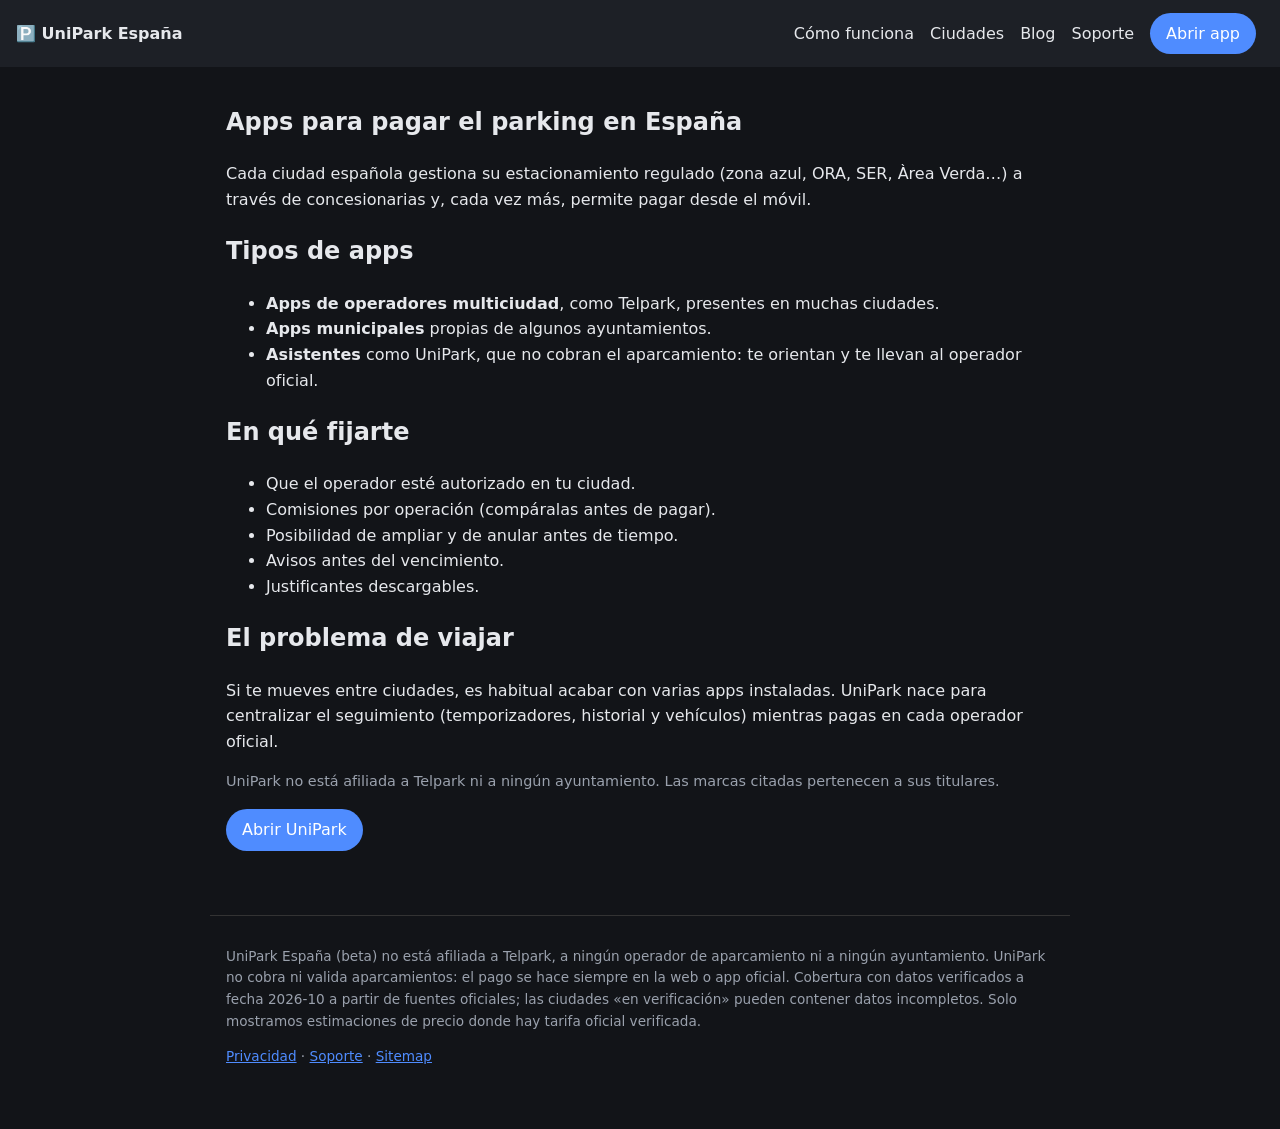
<file: blog/apps-pagar-parking-espana/index.html>
<!doctype html><html lang="es"><head><meta charset="utf-8"><meta name="viewport" content="width=device-width,initial-scale=1"><title>Apps para pagar el parking en España | UniPark</title><meta name="description" content="Qué tipos de apps existen para pagar la zona azul y el parking en España y en qué fijarte al elegir."><link rel="canonical" href="https://richkngxxx.github.io/unipark/blog/apps-pagar-parking-espana/"><meta name="theme-color" content="#121418"><link rel="icon" href="../../app/icon.svg"><link rel="stylesheet" href="../../site.css">
<!-- GoatCounter (desactivado). Sustituye CODE y descomenta:
<script data-goatcounter="https://CODE.goatcounter.com/count" async src="https://gc.zgo.at/count.js"></script>
-->
</head><body><header class="top"><a class="brand" href="../../">🅿️ UniPark España</a><nav><a href="../../como-funciona/">Cómo funciona</a><a href="../../ciudades/">Ciudades</a><a href="../../blog/">Blog</a><a href="../../soporte/">Soporte</a><a class="btn" href="../../app/">Abrir app</a></nav></header><main>
<article><h1>Apps para pagar el parking en España</h1><p>Cada ciudad española gestiona su estacionamiento regulado (zona azul, ORA, SER, Àrea Verda…) a través de concesionarias y, cada vez más, permite pagar desde el móvil.</p>
<h2>Tipos de apps</h2><ul><li><strong>Apps de operadores multiciudad</strong>, como Telpark, presentes en muchas ciudades.</li><li><strong>Apps municipales</strong> propias de algunos ayuntamientos.</li><li><strong>Asistentes</strong> como UniPark, que no cobran el aparcamiento: te orientan y te llevan al operador oficial.</li></ul>
<h2>En qué fijarte</h2><ul><li>Que el operador esté autorizado en tu ciudad.</li><li>Comisiones por operación (compáralas antes de pagar).</li><li>Posibilidad de ampliar y de anular antes de tiempo.</li><li>Avisos antes del vencimiento.</li><li>Justificantes descargables.</li></ul>
<h2>El problema de viajar</h2><p>Si te mueves entre ciudades, es habitual acabar con varias apps instaladas. UniPark nace para centralizar el seguimiento (temporizadores, historial y vehículos) mientras pagas en cada operador oficial.</p>
<p class="note">UniPark no está afiliada a Telpark ni a ningún ayuntamiento. Las marcas citadas pertenecen a sus titulares.</p><p><a class="btn" href="../../app/">Abrir UniPark</a></p></article></main><footer><p>UniPark España (beta) no está afiliada a Telpark, a ningún operador de aparcamiento ni a ningún ayuntamiento. UniPark no cobra ni valida aparcamientos: el pago se hace siempre en la web o app oficial. Cobertura con datos verificados a fecha 2026-10 a partir de fuentes oficiales; las ciudades «en verificación» pueden contener datos incompletos. Solo mostramos estimaciones de precio donde hay tarifa oficial verificada.</p><p><a href="../../privacidad/">Privacidad</a> · <a href="../../soporte/">Soporte</a> · <a href="../../sitemap.xml">Sitemap</a></p></footer></body></html>
</file>
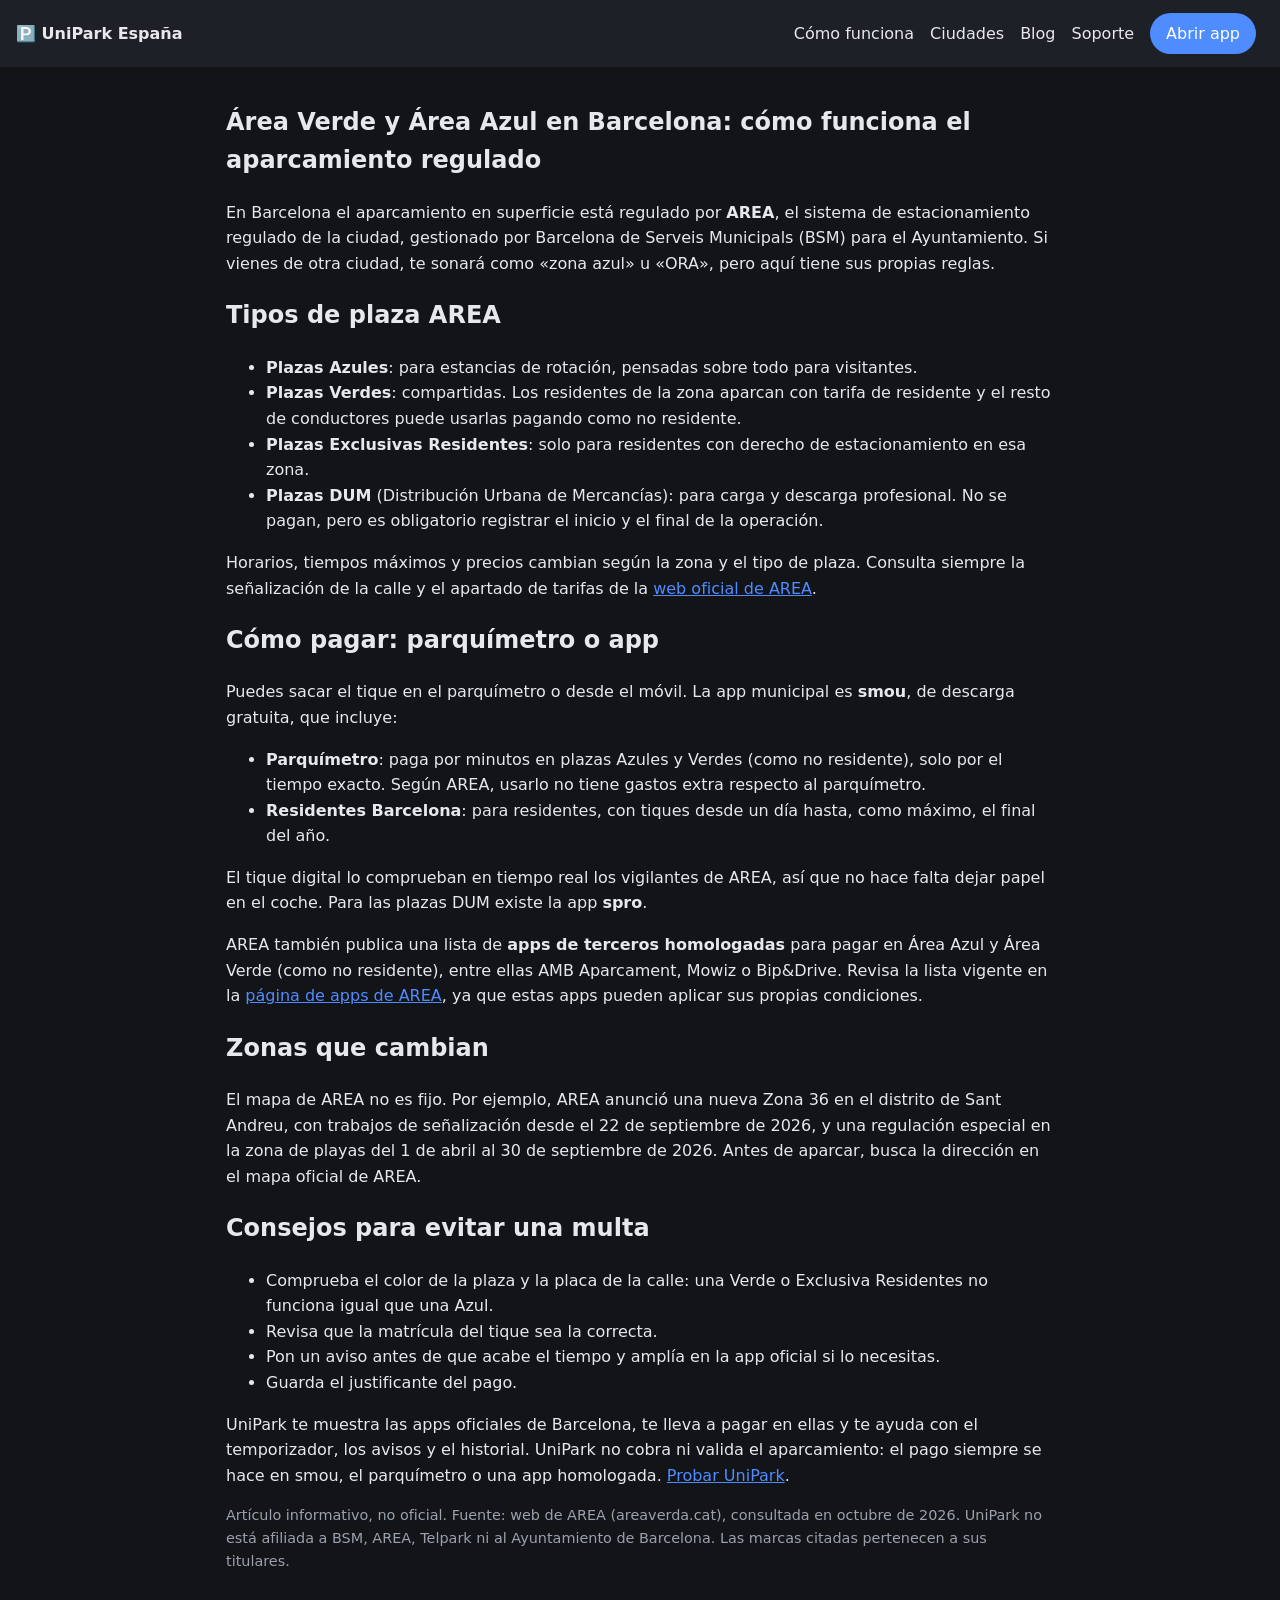
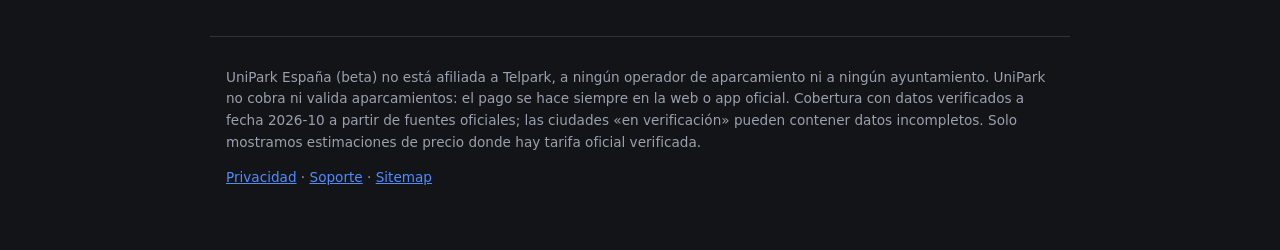
<file: blog/area-verde-azul-barcelona/index.html>
<!doctype html><html lang="es"><head><meta charset="utf-8"><meta name="viewport" content="width=device-width,initial-scale=1"><title>Área Verde y Área Azul en Barcelona: cómo aparcar | UniPark</title><meta name="description" content="Guía del estacionamiento regulado AREA de Barcelona: plazas azules, verdes, de residentes y DUM, la app smou, apps homologadas y consejos para evitar multas."><link rel="canonical" href="https://richkngxxx.github.io/unipark/blog/area-verde-azul-barcelona/"><meta name="theme-color" content="#121418"><link rel="icon" href="../../app/icon.svg"><link rel="stylesheet" href="../../site.css">
<!-- GoatCounter (desactivado). Sustituye CODE y descomenta:
<script data-goatcounter="https://CODE.goatcounter.com/count" async src="https://gc.zgo.at/count.js"></script>
-->
</head><body><header class="top"><a class="brand" href="../../">🅿️ UniPark España</a><nav><a href="../../como-funciona/">Cómo funciona</a><a href="../../ciudades/">Ciudades</a><a href="../../blog/">Blog</a><a href="../../soporte/">Soporte</a><a class="btn" href="../../app/">Abrir app</a></nav></header><main>
<article><h1>Área Verde y Área Azul en Barcelona: cómo funciona el aparcamiento regulado</h1><p>En Barcelona el aparcamiento en superficie está regulado por <strong>AREA</strong>, el sistema de estacionamiento regulado de la ciudad, gestionado por Barcelona de Serveis Municipals (BSM) para el Ayuntamiento. Si vienes de otra ciudad, te sonará como «zona azul» u «ORA», pero aquí tiene sus propias reglas.</p>
<h2>Tipos de plaza AREA</h2><ul><li><strong>Plazas Azules</strong>: para estancias de rotación, pensadas sobre todo para visitantes.</li><li><strong>Plazas Verdes</strong>: compartidas. Los residentes de la zona aparcan con tarifa de residente y el resto de conductores puede usarlas pagando como no residente.</li><li><strong>Plazas Exclusivas Residentes</strong>: solo para residentes con derecho de estacionamiento en esa zona.</li><li><strong>Plazas DUM</strong> (Distribución Urbana de Mercancías): para carga y descarga profesional. No se pagan, pero es obligatorio registrar el inicio y el final de la operación.</li></ul>
<p>Horarios, tiempos máximos y precios cambian según la zona y el tipo de plaza. Consulta siempre la señalización de la calle y el apartado de tarifas de la <a href="https://areaverda.cat/es" rel="noopener">web oficial de AREA</a>.</p>
<h2>Cómo pagar: parquímetro o app</h2><p>Puedes sacar el tique en el parquímetro o desde el móvil. La app municipal es <strong>smou</strong>, de descarga gratuita, que incluye:</p><ul><li><strong>Parquímetro</strong>: paga por minutos en plazas Azules y Verdes (como no residente), solo por el tiempo exacto. Según AREA, usarlo no tiene gastos extra respecto al parquímetro.</li><li><strong>Residentes Barcelona</strong>: para residentes, con tiques desde un día hasta, como máximo, el final del año.</li></ul><p>El tique digital lo comprueban en tiempo real los vigilantes de AREA, así que no hace falta dejar papel en el coche. Para las plazas DUM existe la app <strong>spro</strong>.</p>
<p>AREA también publica una lista de <strong>apps de terceros homologadas</strong> para pagar en Área Azul y Área Verde (como no residente), entre ellas AMB Aparcament, Mowiz o Bip&amp;Drive. Revisa la lista vigente en la <a href="https://areaverda.cat/es/apps" rel="noopener">página de apps de AREA</a>, ya que estas apps pueden aplicar sus propias condiciones.</p>
<h2>Zonas que cambian</h2><p>El mapa de AREA no es fijo. Por ejemplo, AREA anunció una nueva Zona 36 en el distrito de Sant Andreu, con trabajos de señalización desde el 22 de septiembre de 2026, y una regulación especial en la zona de playas del 1 de abril al 30 de septiembre de 2026. Antes de aparcar, busca la dirección en el mapa oficial de AREA.</p>
<h2>Consejos para evitar una multa</h2><ul><li>Comprueba el color de la plaza y la placa de la calle: una Verde o Exclusiva Residentes no funciona igual que una Azul.</li><li>Revisa que la matrícula del tique sea la correcta.</li><li>Pon un aviso antes de que acabe el tiempo y amplía en la app oficial si lo necesitas.</li><li>Guarda el justificante del pago.</li></ul>
<p>UniPark te muestra las apps oficiales de Barcelona, te lleva a pagar en ellas y te ayuda con el temporizador, los avisos y el historial. UniPark no cobra ni valida el aparcamiento: el pago siempre se hace en smou, el parquímetro o una app homologada. <a href="../../app/">Probar UniPark</a>.</p>
<p class="note">Artículo informativo, no oficial. Fuente: web de AREA (areaverda.cat), consultada en octubre de 2026. UniPark no está afiliada a BSM, AREA, Telpark ni al Ayuntamiento de Barcelona. Las marcas citadas pertenecen a sus titulares.</p></article></main><footer><p>UniPark España (beta) no está afiliada a Telpark, a ningún operador de aparcamiento ni a ningún ayuntamiento. UniPark no cobra ni valida aparcamientos: el pago se hace siempre en la web o app oficial. Cobertura con datos verificados a fecha 2026-10 a partir de fuentes oficiales; las ciudades «en verificación» pueden contener datos incompletos. Solo mostramos estimaciones de precio donde hay tarifa oficial verificada.</p><p><a href="../../privacidad/">Privacidad</a> · <a href="../../soporte/">Soporte</a> · <a href="../../sitemap.xml">Sitemap</a></p></footer></body></html>
</file>
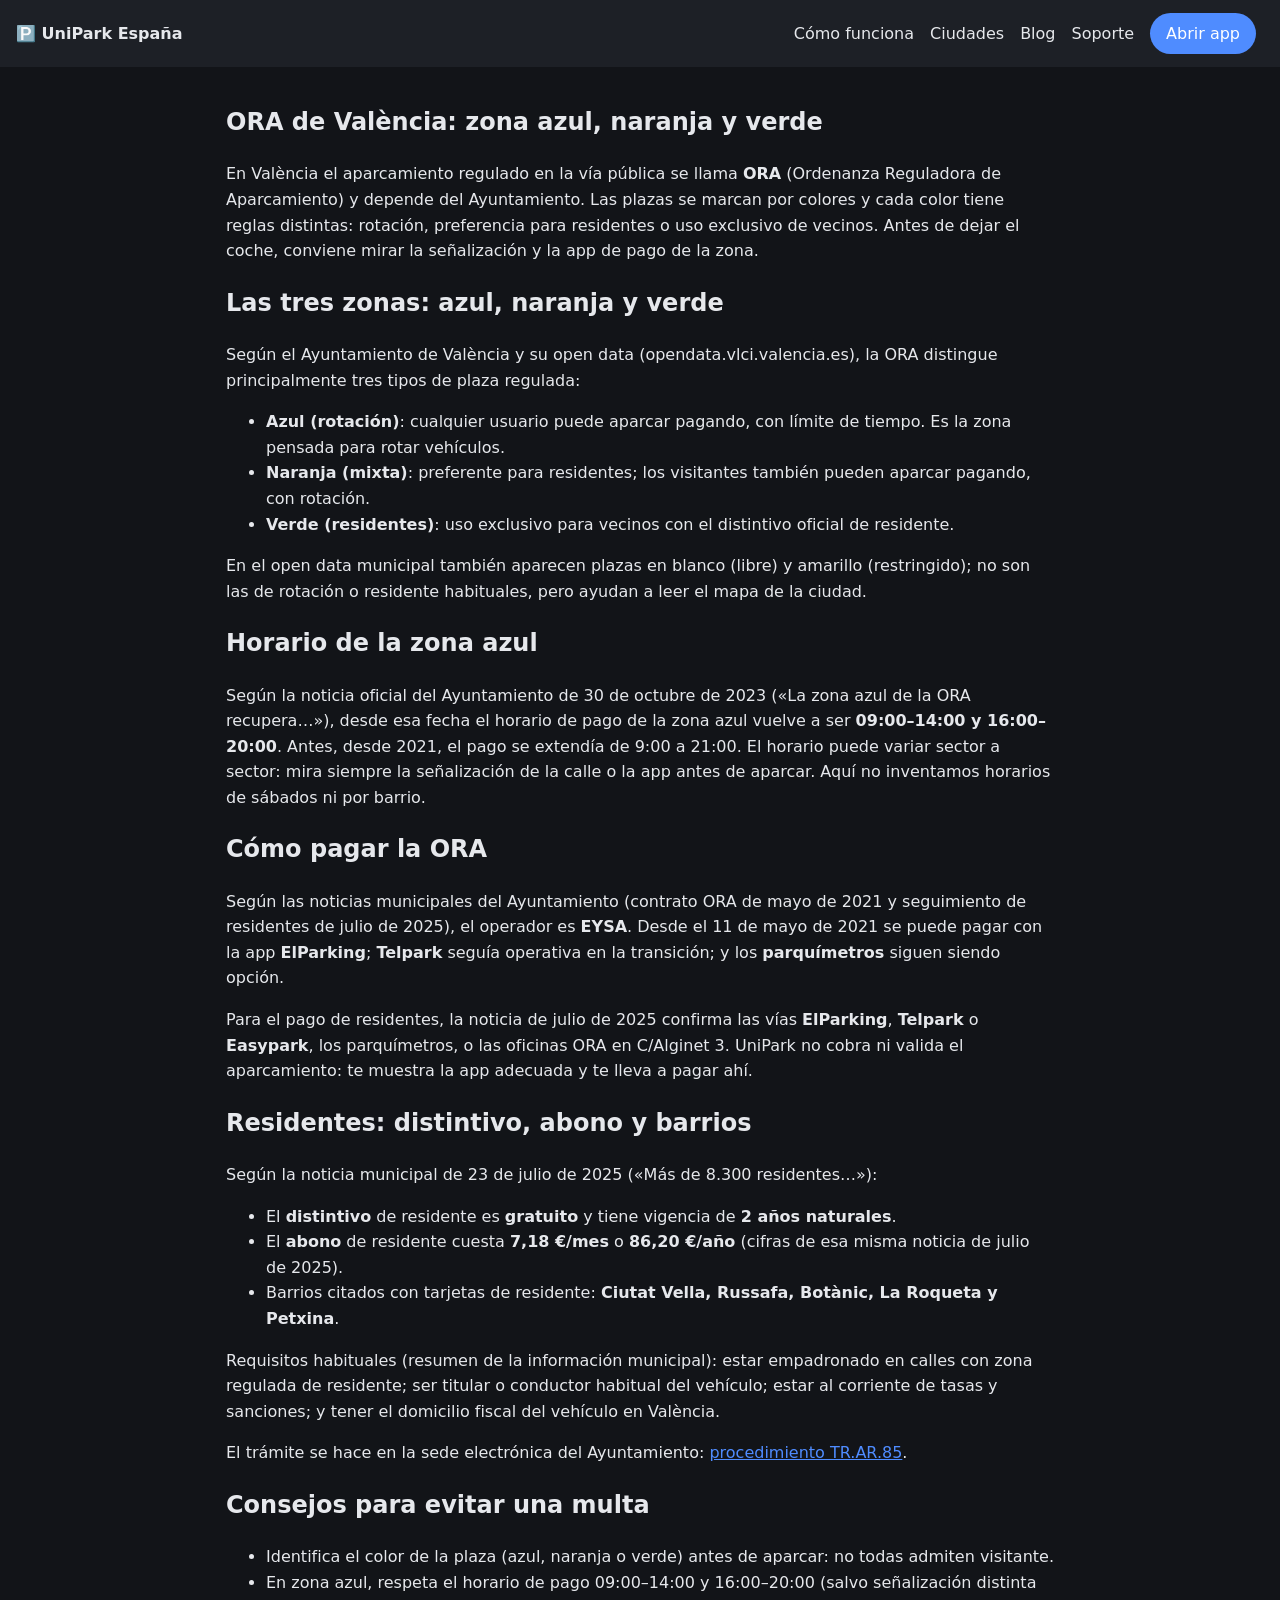
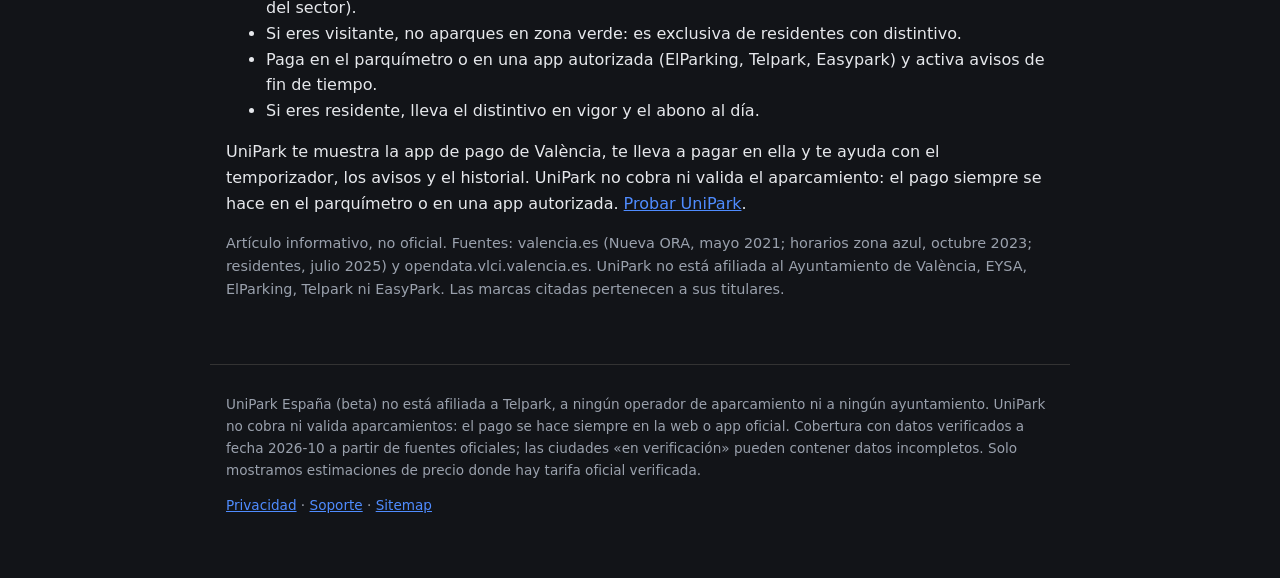
<file: blog/ora-valencia/index.html>
<!doctype html><html lang="es"><head><meta charset="utf-8"><meta name="viewport" content="width=device-width,initial-scale=1"><title>ORA València: zona azul, naranja y verde y cómo pagar | UniPark</title><meta name="description" content="Guía de la ORA de València: zona azul, naranja y verde, horario de pago, apps ElParking, Telpark y Easypark, y distintivo de residente."><link rel="canonical" href="https://richkngxxx.github.io/unipark/blog/ora-valencia/"><meta name="theme-color" content="#121418"><link rel="icon" href="../../app/icon.svg"><link rel="stylesheet" href="../../site.css">
<!-- GoatCounter (desactivado). Sustituye CODE y descomenta:
<script data-goatcounter="https://CODE.goatcounter.com/count" async src="https://gc.zgo.at/count.js"></script>
-->
</head><body><header class="top"><a class="brand" href="../../">🅿️ UniPark España</a><nav><a href="../../como-funciona/">Cómo funciona</a><a href="../../ciudades/">Ciudades</a><a href="../../blog/">Blog</a><a href="../../soporte/">Soporte</a><a class="btn" href="../../app/">Abrir app</a></nav></header><main>
<article><h1>ORA de València: zona azul, naranja y verde</h1><p>En València el aparcamiento regulado en la vía pública se llama <strong>ORA</strong> (Ordenanza Reguladora de Aparcamiento) y depende del Ayuntamiento. Las plazas se marcan por colores y cada color tiene reglas distintas: rotación, preferencia para residentes o uso exclusivo de vecinos. Antes de dejar el coche, conviene mirar la señalización y la app de pago de la zona.</p>
<h2>Las tres zonas: azul, naranja y verde</h2><p>Según el Ayuntamiento de València y su open data (opendata.vlci.valencia.es), la ORA distingue principalmente tres tipos de plaza regulada:</p><ul><li><strong>Azul (rotación)</strong>: cualquier usuario puede aparcar pagando, con límite de tiempo. Es la zona pensada para rotar vehículos.</li><li><strong>Naranja (mixta)</strong>: preferente para residentes; los visitantes también pueden aparcar pagando, con rotación.</li><li><strong>Verde (residentes)</strong>: uso exclusivo para vecinos con el distintivo oficial de residente.</li></ul><p>En el open data municipal también aparecen plazas en blanco (libre) y amarillo (restringido); no son las de rotación o residente habituales, pero ayudan a leer el mapa de la ciudad.</p>
<h2>Horario de la zona azul</h2><p>Según la noticia oficial del Ayuntamiento de 30 de octubre de 2023 («La zona azul de la ORA recupera…»), desde esa fecha el horario de pago de la zona azul vuelve a ser <strong>09:00–14:00 y 16:00–20:00</strong>. Antes, desde 2021, el pago se extendía de 9:00 a 21:00. El horario puede variar sector a sector: mira siempre la señalización de la calle o la app antes de aparcar. Aquí no inventamos horarios de sábados ni por barrio.</p>
<h2>Cómo pagar la ORA</h2><p>Según las noticias municipales del Ayuntamiento (contrato ORA de mayo de 2021 y seguimiento de residentes de julio de 2025), el operador es <strong>EYSA</strong>. Desde el 11 de mayo de 2021 se puede pagar con la app <strong>ElParking</strong>; <strong>Telpark</strong> seguía operativa en la transición; y los <strong>parquímetros</strong> siguen siendo opción.</p><p>Para el pago de residentes, la noticia de julio de 2025 confirma las vías <strong>ElParking</strong>, <strong>Telpark</strong> o <strong>Easypark</strong>, los parquímetros, o las oficinas ORA en C/Alginet 3. UniPark no cobra ni valida el aparcamiento: te muestra la app adecuada y te lleva a pagar ahí.</p>
<h2>Residentes: distintivo, abono y barrios</h2><p>Según la noticia municipal de 23 de julio de 2025 («Más de 8.300 residentes…»):</p><ul><li>El <strong>distintivo</strong> de residente es <strong>gratuito</strong> y tiene vigencia de <strong>2 años naturales</strong>.</li><li>El <strong>abono</strong> de residente cuesta <strong>7,18 €/mes</strong> o <strong>86,20 €/año</strong> (cifras de esa misma noticia de julio de 2025).</li><li>Barrios citados con tarjetas de residente: <strong>Ciutat Vella, Russafa, Botànic, La Roqueta y Petxina</strong>.</li></ul><p>Requisitos habituales (resumen de la información municipal): estar empadronado en calles con zona regulada de residente; ser titular o conductor habitual del vehículo; estar al corriente de tasas y sanciones; y tener el domicilio fiscal del vehículo en València.</p><p>El trámite se hace en la sede electrónica del Ayuntamiento: <a href="https://sede.valencia.es/sede/registro/procedimiento/TR.AR.85" rel="noopener">procedimiento TR.AR.85</a>.</p>
<h2>Consejos para evitar una multa</h2><ul><li>Identifica el color de la plaza (azul, naranja o verde) antes de aparcar: no todas admiten visitante.</li><li>En zona azul, respeta el horario de pago 09:00–14:00 y 16:00–20:00 (salvo señalización distinta del sector).</li><li>Si eres visitante, no aparques en zona verde: es exclusiva de residentes con distintivo.</li><li>Paga en el parquímetro o en una app autorizada (ElParking, Telpark, Easypark) y activa avisos de fin de tiempo.</li><li>Si eres residente, lleva el distintivo en vigor y el abono al día.</li></ul>
<p>UniPark te muestra la app de pago de València, te lleva a pagar en ella y te ayuda con el temporizador, los avisos y el historial. UniPark no cobra ni valida el aparcamiento: el pago siempre se hace en el parquímetro o en una app autorizada. <a href="../../app/">Probar UniPark</a>.</p>
<p class="note">Artículo informativo, no oficial. Fuentes: valencia.es (Nueva ORA, mayo 2021; horarios zona azul, octubre 2023; residentes, julio 2025) y opendata.vlci.valencia.es. UniPark no está afiliada al Ayuntamiento de València, EYSA, ElParking, Telpark ni EasyPark. Las marcas citadas pertenecen a sus titulares.</p></article></main><footer><p>UniPark España (beta) no está afiliada a Telpark, a ningún operador de aparcamiento ni a ningún ayuntamiento. UniPark no cobra ni valida aparcamientos: el pago se hace siempre en la web o app oficial. Cobertura con datos verificados a fecha 2026-10 a partir de fuentes oficiales; las ciudades «en verificación» pueden contener datos incompletos. Solo mostramos estimaciones de precio donde hay tarifa oficial verificada.</p><p><a href="../../privacidad/">Privacidad</a> · <a href="../../soporte/">Soporte</a> · <a href="../../sitemap.xml">Sitemap</a></p></footer></body></html>
</file>
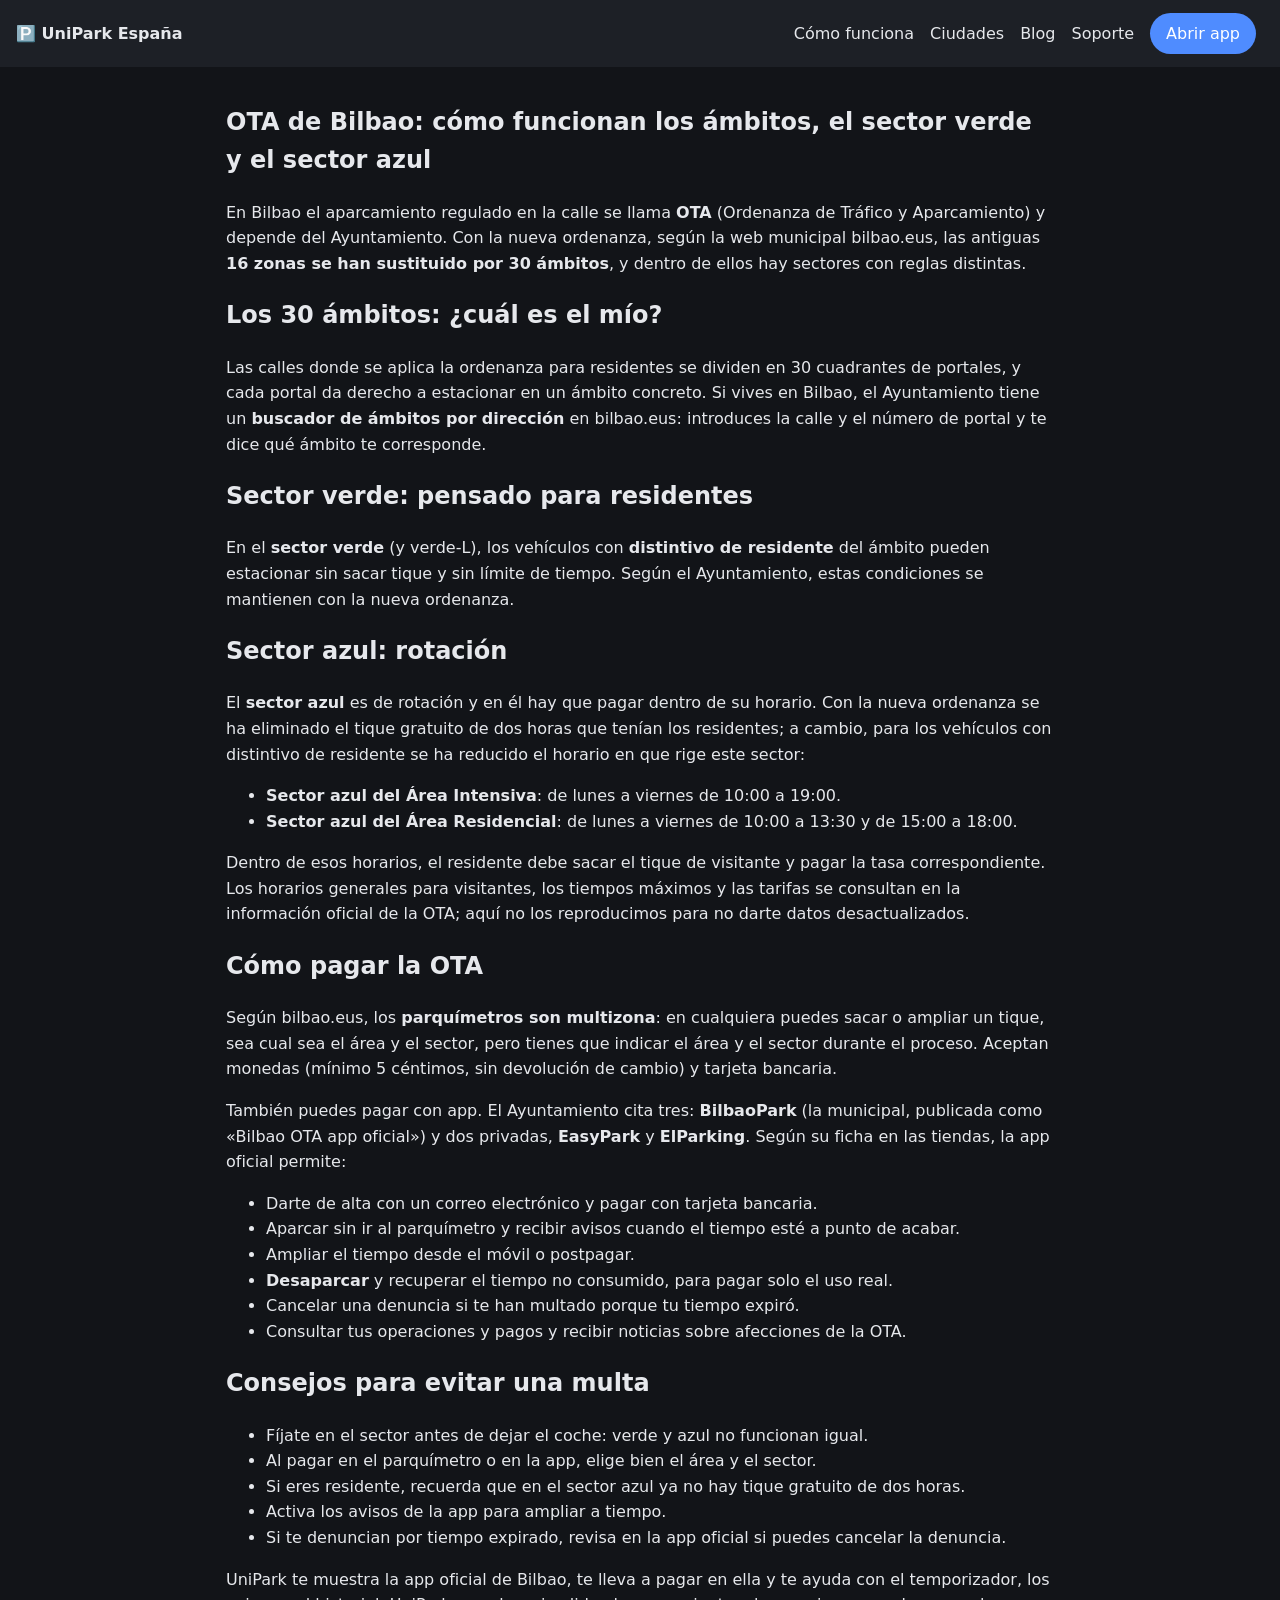
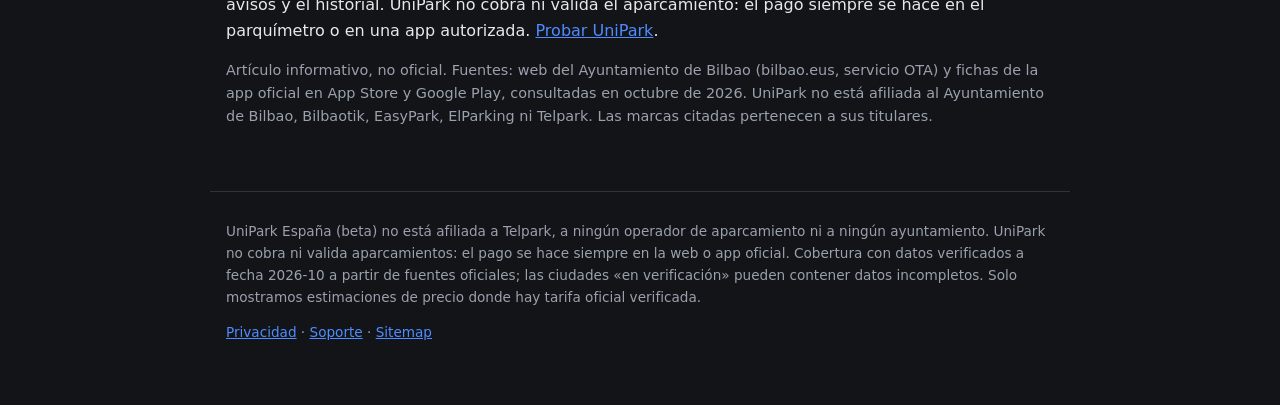
<file: blog/ota-bilbao/index.html>
<!doctype html><html lang="es"><head><meta charset="utf-8"><meta name="viewport" content="width=device-width,initial-scale=1"><title>OTA Bilbao: ámbitos, sectores verde y azul y cómo pagar | UniPark</title><meta name="description" content="Guía de la OTA de Bilbao: los 30 ámbitos de la nueva ordenanza, sector verde y azul, horarios para residentes, parquímetros multizona y la app oficial BilbaoPark."><link rel="canonical" href="https://richkngxxx.github.io/unipark/blog/ota-bilbao/"><meta name="theme-color" content="#121418"><link rel="icon" href="../../app/icon.svg"><link rel="stylesheet" href="../../site.css">
<!-- GoatCounter (desactivado). Sustituye CODE y descomenta:
<script data-goatcounter="https://CODE.goatcounter.com/count" async src="https://gc.zgo.at/count.js"></script>
-->
</head><body><header class="top"><a class="brand" href="../../">🅿️ UniPark España</a><nav><a href="../../como-funciona/">Cómo funciona</a><a href="../../ciudades/">Ciudades</a><a href="../../blog/">Blog</a><a href="../../soporte/">Soporte</a><a class="btn" href="../../app/">Abrir app</a></nav></header><main>
<article><h1>OTA de Bilbao: cómo funcionan los ámbitos, el sector verde y el sector azul</h1><p>En Bilbao el aparcamiento regulado en la calle se llama <strong>OTA</strong> (Ordenanza de Tráfico y Aparcamiento) y depende del Ayuntamiento. Con la nueva ordenanza, según la web municipal bilbao.eus, las antiguas <strong>16 zonas se han sustituido por 30 ámbitos</strong>, y dentro de ellos hay sectores con reglas distintas.</p>
<h2>Los 30 ámbitos: ¿cuál es el mío?</h2><p>Las calles donde se aplica la ordenanza para residentes se dividen en 30 cuadrantes de portales, y cada portal da derecho a estacionar en un ámbito concreto. Si vives en Bilbao, el Ayuntamiento tiene un <strong>buscador de ámbitos por dirección</strong> en bilbao.eus: introduces la calle y el número de portal y te dice qué ámbito te corresponde.</p>
<h2>Sector verde: pensado para residentes</h2><p>En el <strong>sector verde</strong> (y verde-L), los vehículos con <strong>distintivo de residente</strong> del ámbito pueden estacionar sin sacar tique y sin límite de tiempo. Según el Ayuntamiento, estas condiciones se mantienen con la nueva ordenanza.</p>
<h2>Sector azul: rotación</h2><p>El <strong>sector azul</strong> es de rotación y en él hay que pagar dentro de su horario. Con la nueva ordenanza se ha eliminado el tique gratuito de dos horas que tenían los residentes; a cambio, para los vehículos con distintivo de residente se ha reducido el horario en que rige este sector:</p><ul><li><strong>Sector azul del Área Intensiva</strong>: de lunes a viernes de 10:00 a 19:00.</li><li><strong>Sector azul del Área Residencial</strong>: de lunes a viernes de 10:00 a 13:30 y de 15:00 a 18:00.</li></ul><p>Dentro de esos horarios, el residente debe sacar el tique de visitante y pagar la tasa correspondiente. Los horarios generales para visitantes, los tiempos máximos y las tarifas se consultan en la información oficial de la OTA; aquí no los reproducimos para no darte datos desactualizados.</p>
<h2>Cómo pagar la OTA</h2><p>Según bilbao.eus, los <strong>parquímetros son multizona</strong>: en cualquiera puedes sacar o ampliar un tique, sea cual sea el área y el sector, pero tienes que indicar el área y el sector durante el proceso. Aceptan monedas (mínimo 5 céntimos, sin devolución de cambio) y tarjeta bancaria.</p><p>También puedes pagar con app. El Ayuntamiento cita tres: <strong>BilbaoPark</strong> (la municipal, publicada como «Bilbao OTA app oficial») y dos privadas, <strong>EasyPark</strong> y <strong>ElParking</strong>. Según su ficha en las tiendas, la app oficial permite:</p><ul><li>Darte de alta con un correo electrónico y pagar con tarjeta bancaria.</li><li>Aparcar sin ir al parquímetro y recibir avisos cuando el tiempo esté a punto de acabar.</li><li>Ampliar el tiempo desde el móvil o postpagar.</li><li><strong>Desaparcar</strong> y recuperar el tiempo no consumido, para pagar solo el uso real.</li><li>Cancelar una denuncia si te han multado porque tu tiempo expiró.</li><li>Consultar tus operaciones y pagos y recibir noticias sobre afecciones de la OTA.</li></ul>
<h2>Consejos para evitar una multa</h2><ul><li>Fíjate en el sector antes de dejar el coche: verde y azul no funcionan igual.</li><li>Al pagar en el parquímetro o en la app, elige bien el área y el sector.</li><li>Si eres residente, recuerda que en el sector azul ya no hay tique gratuito de dos horas.</li><li>Activa los avisos de la app para ampliar a tiempo.</li><li>Si te denuncian por tiempo expirado, revisa en la app oficial si puedes cancelar la denuncia.</li></ul>
<p>UniPark te muestra la app oficial de Bilbao, te lleva a pagar en ella y te ayuda con el temporizador, los avisos y el historial. UniPark no cobra ni valida el aparcamiento: el pago siempre se hace en el parquímetro o en una app autorizada. <a href="../../app/">Probar UniPark</a>.</p>
<p class="note">Artículo informativo, no oficial. Fuentes: web del Ayuntamiento de Bilbao (bilbao.eus, servicio OTA) y fichas de la app oficial en App Store y Google Play, consultadas en octubre de 2026. UniPark no está afiliada al Ayuntamiento de Bilbao, Bilbaotik, EasyPark, ElParking ni Telpark. Las marcas citadas pertenecen a sus titulares.</p></article></main><footer><p>UniPark España (beta) no está afiliada a Telpark, a ningún operador de aparcamiento ni a ningún ayuntamiento. UniPark no cobra ni valida aparcamientos: el pago se hace siempre en la web o app oficial. Cobertura con datos verificados a fecha 2026-10 a partir de fuentes oficiales; las ciudades «en verificación» pueden contener datos incompletos. Solo mostramos estimaciones de precio donde hay tarifa oficial verificada.</p><p><a href="../../privacidad/">Privacidad</a> · <a href="../../soporte/">Soporte</a> · <a href="../../sitemap.xml">Sitemap</a></p></footer></body></html>
</file>
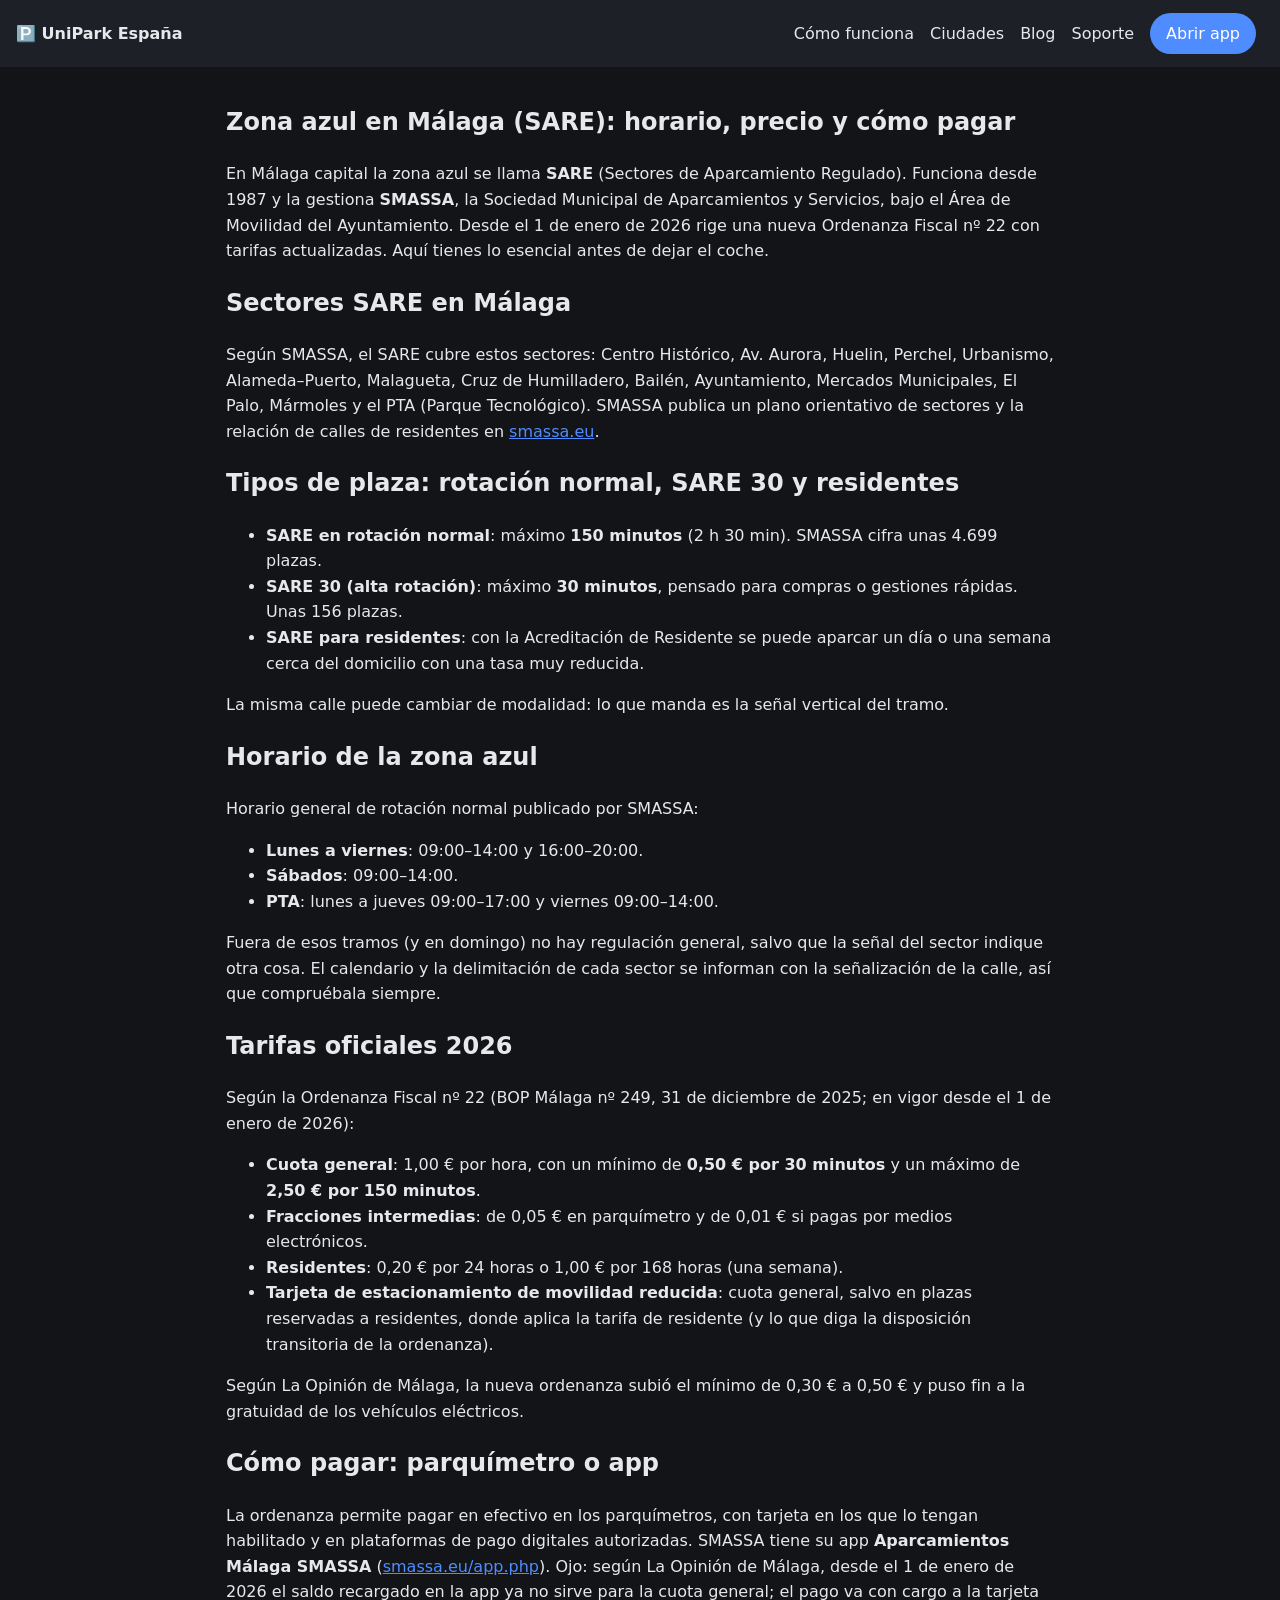
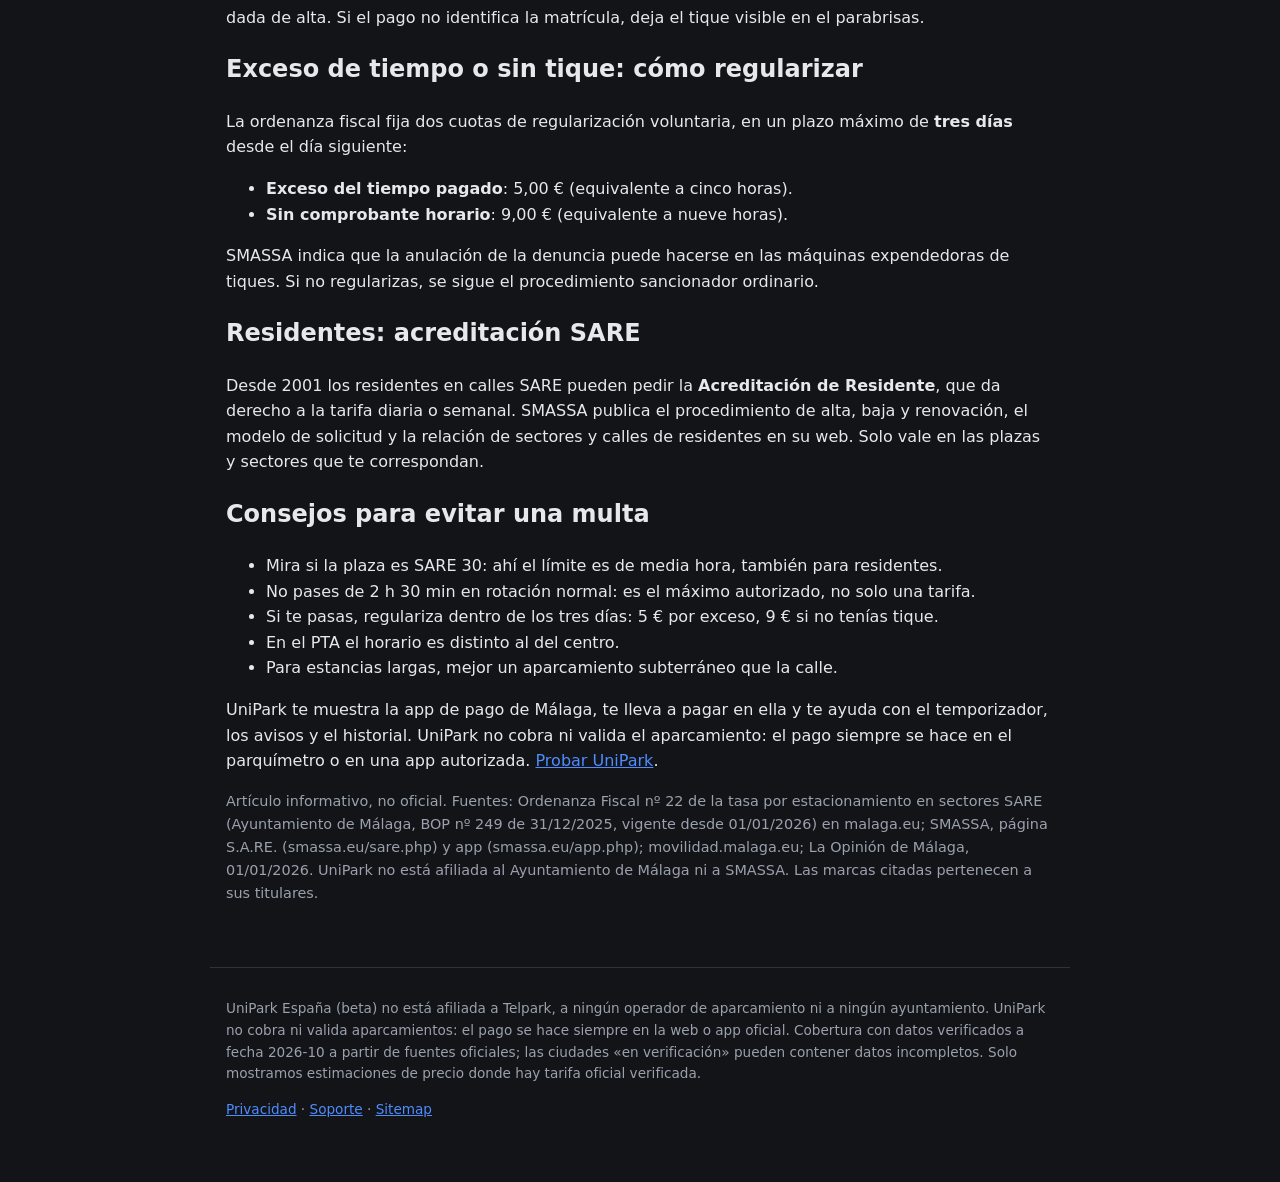
<file: blog/zona-azul-malaga/index.html>
<!doctype html><html lang="es"><head><meta charset="utf-8"><meta name="viewport" content="width=device-width,initial-scale=1"><title>Zona azul Málaga (SARE): horario, precio y cómo pagar | UniPark</title><meta name="description" content="Guía del SARE de Málaga: rotación normal y SARE 30, horarios, tarifas oficiales 2026, residentes, cómo anular una denuncia y app de SMASSA."><link rel="canonical" href="https://richkngxxx.github.io/unipark/blog/zona-azul-malaga/"><meta name="theme-color" content="#121418"><link rel="icon" href="../../app/icon.svg"><link rel="stylesheet" href="../../site.css">
<!-- GoatCounter (desactivado). Sustituye CODE y descomenta:
<script data-goatcounter="https://CODE.goatcounter.com/count" async src="https://gc.zgo.at/count.js"></script>
-->
</head><body><header class="top"><a class="brand" href="../../">🅿️ UniPark España</a><nav><a href="../../como-funciona/">Cómo funciona</a><a href="../../ciudades/">Ciudades</a><a href="../../blog/">Blog</a><a href="../../soporte/">Soporte</a><a class="btn" href="../../app/">Abrir app</a></nav></header><main>
<article><h1>Zona azul en Málaga (SARE): horario, precio y cómo pagar</h1><p>En Málaga capital la zona azul se llama <strong>SARE</strong> (Sectores de Aparcamiento Regulado). Funciona desde 1987 y la gestiona <strong>SMASSA</strong>, la Sociedad Municipal de Aparcamientos y Servicios, bajo el Área de Movilidad del Ayuntamiento. Desde el 1 de enero de 2026 rige una nueva Ordenanza Fiscal nº 22 con tarifas actualizadas. Aquí tienes lo esencial antes de dejar el coche.</p>
<h2>Sectores SARE en Málaga</h2><p>Según SMASSA, el SARE cubre estos sectores: Centro Histórico, Av. Aurora, Huelin, Perchel, Urbanismo, Alameda–Puerto, Malagueta, Cruz de Humilladero, Bailén, Ayuntamiento, Mercados Municipales, El Palo, Mármoles y el PTA (Parque Tecnológico). SMASSA publica un plano orientativo de sectores y la relación de calles de residentes en <a href="https://www.smassa.eu/sare.php" rel="noopener">smassa.eu</a>.</p>
<h2>Tipos de plaza: rotación normal, SARE 30 y residentes</h2><ul><li><strong>SARE en rotación normal</strong>: máximo <strong>150 minutos</strong> (2 h 30 min). SMASSA cifra unas 4.699 plazas.</li><li><strong>SARE 30 (alta rotación)</strong>: máximo <strong>30 minutos</strong>, pensado para compras o gestiones rápidas. Unas 156 plazas.</li><li><strong>SARE para residentes</strong>: con la Acreditación de Residente se puede aparcar un día o una semana cerca del domicilio con una tasa muy reducida.</li></ul><p>La misma calle puede cambiar de modalidad: lo que manda es la señal vertical del tramo.</p>
<h2>Horario de la zona azul</h2><p>Horario general de rotación normal publicado por SMASSA:</p><ul><li><strong>Lunes a viernes</strong>: 09:00–14:00 y 16:00–20:00.</li><li><strong>Sábados</strong>: 09:00–14:00.</li><li><strong>PTA</strong>: lunes a jueves 09:00–17:00 y viernes 09:00–14:00.</li></ul><p>Fuera de esos tramos (y en domingo) no hay regulación general, salvo que la señal del sector indique otra cosa. El calendario y la delimitación de cada sector se informan con la señalización de la calle, así que compruébala siempre.</p>
<h2>Tarifas oficiales 2026</h2><p>Según la Ordenanza Fiscal nº 22 (BOP Málaga nº 249, 31 de diciembre de 2025; en vigor desde el 1 de enero de 2026):</p><ul><li><strong>Cuota general</strong>: 1,00 € por hora, con un mínimo de <strong>0,50 € por 30 minutos</strong> y un máximo de <strong>2,50 € por 150 minutos</strong>.</li><li><strong>Fracciones intermedias</strong>: de 0,05 € en parquímetro y de 0,01 € si pagas por medios electrónicos.</li><li><strong>Residentes</strong>: 0,20 € por 24 horas o 1,00 € por 168 horas (una semana).</li><li><strong>Tarjeta de estacionamiento de movilidad reducida</strong>: cuota general, salvo en plazas reservadas a residentes, donde aplica la tarifa de residente (y lo que diga la disposición transitoria de la ordenanza).</li></ul><p>Según La Opinión de Málaga, la nueva ordenanza subió el mínimo de 0,30 € a 0,50 € y puso fin a la gratuidad de los vehículos eléctricos.</p>
<h2>Cómo pagar: parquímetro o app</h2><p>La ordenanza permite pagar en efectivo en los parquímetros, con tarjeta en los que lo tengan habilitado y en plataformas de pago digitales autorizadas. SMASSA tiene su app <strong>Aparcamientos Málaga SMASSA</strong> (<a href="https://smassa.eu/app.php" rel="noopener">smassa.eu/app.php</a>). Ojo: según La Opinión de Málaga, desde el 1 de enero de 2026 el saldo recargado en la app ya no sirve para la cuota general; el pago va con cargo a la tarjeta dada de alta. Si el pago no identifica la matrícula, deja el tique visible en el parabrisas.</p>
<h2>Exceso de tiempo o sin tique: cómo regularizar</h2><p>La ordenanza fiscal fija dos cuotas de regularización voluntaria, en un plazo máximo de <strong>tres días</strong> desde el día siguiente:</p><ul><li><strong>Exceso del tiempo pagado</strong>: 5,00 € (equivalente a cinco horas).</li><li><strong>Sin comprobante horario</strong>: 9,00 € (equivalente a nueve horas).</li></ul><p>SMASSA indica que la anulación de la denuncia puede hacerse en las máquinas expendedoras de tiques. Si no regularizas, se sigue el procedimiento sancionador ordinario.</p>
<h2>Residentes: acreditación SARE</h2><p>Desde 2001 los residentes en calles SARE pueden pedir la <strong>Acreditación de Residente</strong>, que da derecho a la tarifa diaria o semanal. SMASSA publica el procedimiento de alta, baja y renovación, el modelo de solicitud y la relación de sectores y calles de residentes en su web. Solo vale en las plazas y sectores que te correspondan.</p>
<h2>Consejos para evitar una multa</h2><ul><li>Mira si la plaza es SARE 30: ahí el límite es de media hora, también para residentes.</li><li>No pases de 2 h 30 min en rotación normal: es el máximo autorizado, no solo una tarifa.</li><li>Si te pasas, regulariza dentro de los tres días: 5 € por exceso, 9 € si no tenías tique.</li><li>En el PTA el horario es distinto al del centro.</li><li>Para estancias largas, mejor un aparcamiento subterráneo que la calle.</li></ul>
<p>UniPark te muestra la app de pago de Málaga, te lleva a pagar en ella y te ayuda con el temporizador, los avisos y el historial. UniPark no cobra ni valida el aparcamiento: el pago siempre se hace en el parquímetro o en una app autorizada. <a href="../../app/">Probar UniPark</a>.</p>
<p class="note">Artículo informativo, no oficial. Fuentes: Ordenanza Fiscal nº 22 de la tasa por estacionamiento en sectores SARE (Ayuntamiento de Málaga, BOP nº 249 de 31/12/2025, vigente desde 01/01/2026) en malaga.eu; SMASSA, página S.A.RE. (smassa.eu/sare.php) y app (smassa.eu/app.php); movilidad.malaga.eu; La Opinión de Málaga, 01/01/2026. UniPark no está afiliada al Ayuntamiento de Málaga ni a SMASSA. Las marcas citadas pertenecen a sus titulares.</p></article></main><footer><p>UniPark España (beta) no está afiliada a Telpark, a ningún operador de aparcamiento ni a ningún ayuntamiento. UniPark no cobra ni valida aparcamientos: el pago se hace siempre en la web o app oficial. Cobertura con datos verificados a fecha 2026-10 a partir de fuentes oficiales; las ciudades «en verificación» pueden contener datos incompletos. Solo mostramos estimaciones de precio donde hay tarifa oficial verificada.</p><p><a href="../../privacidad/">Privacidad</a> · <a href="../../soporte/">Soporte</a> · <a href="../../sitemap.xml">Sitemap</a></p></footer></body></html>
</file>
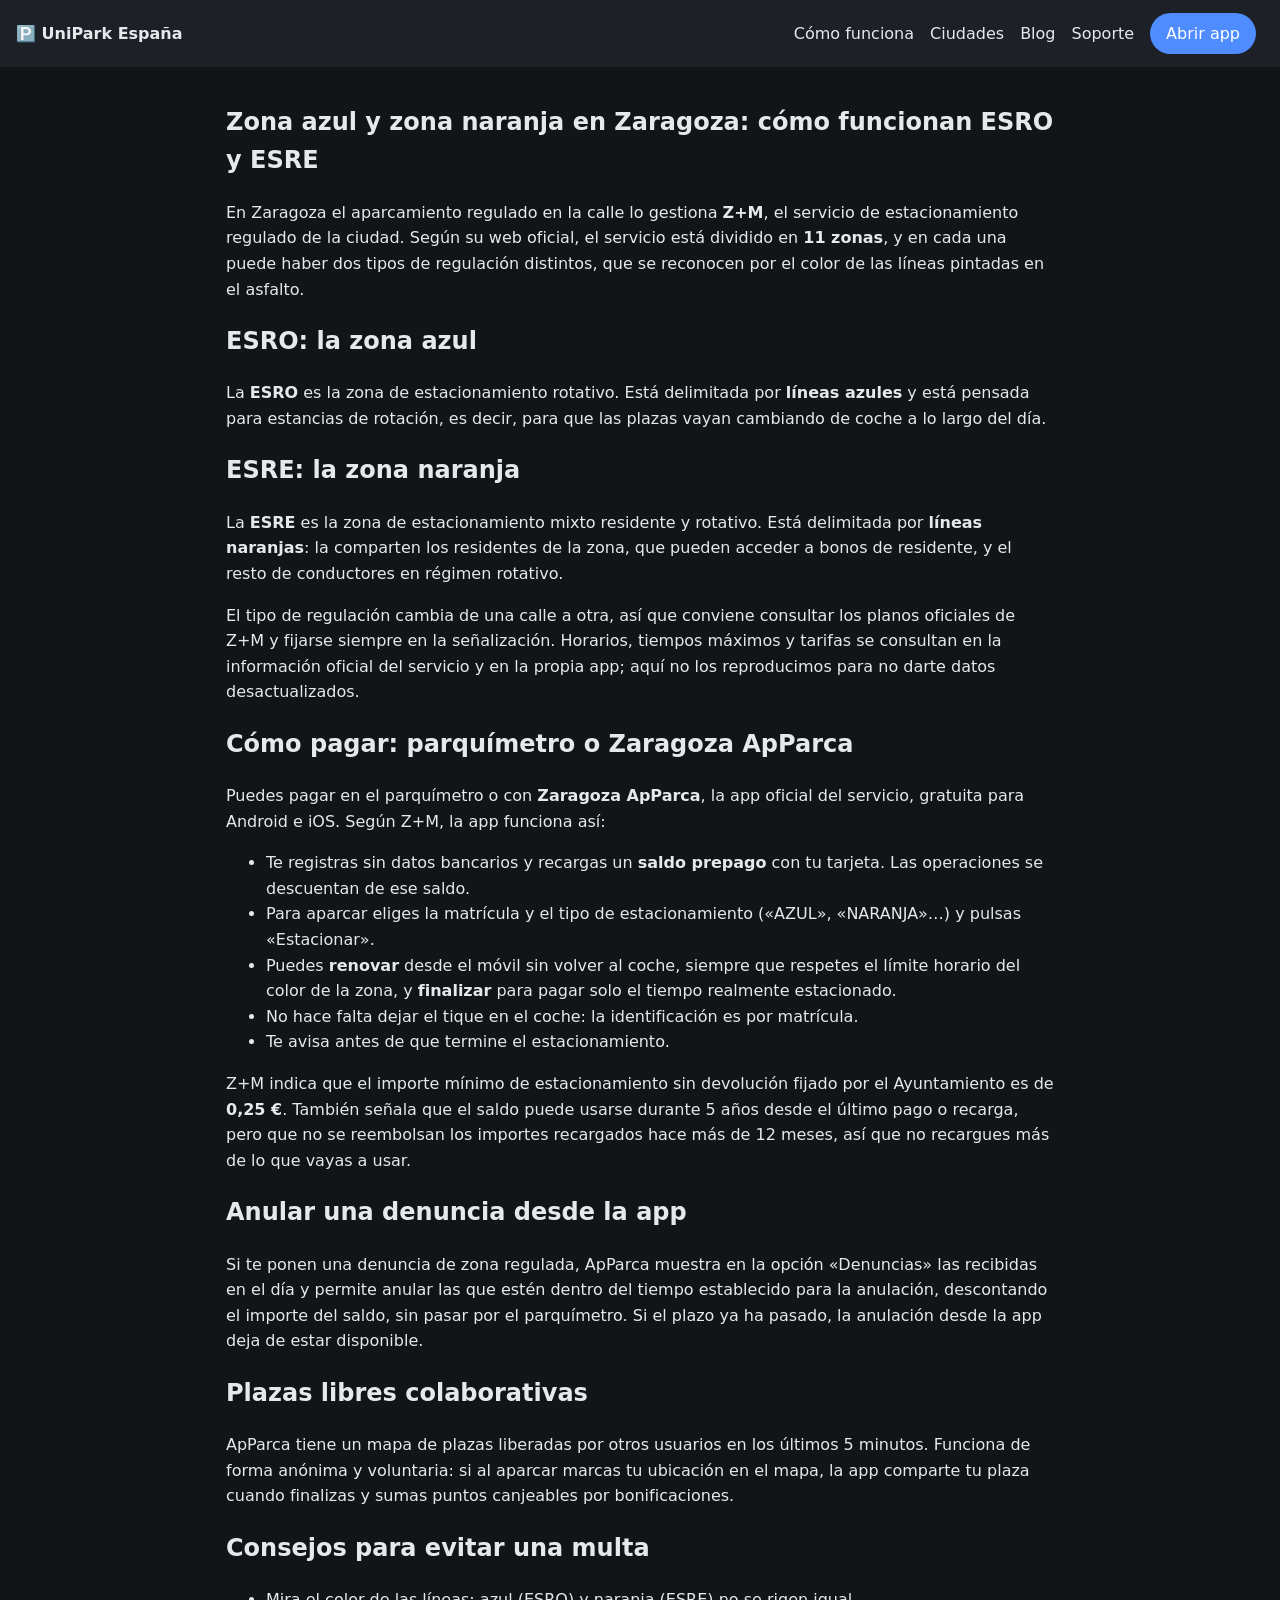
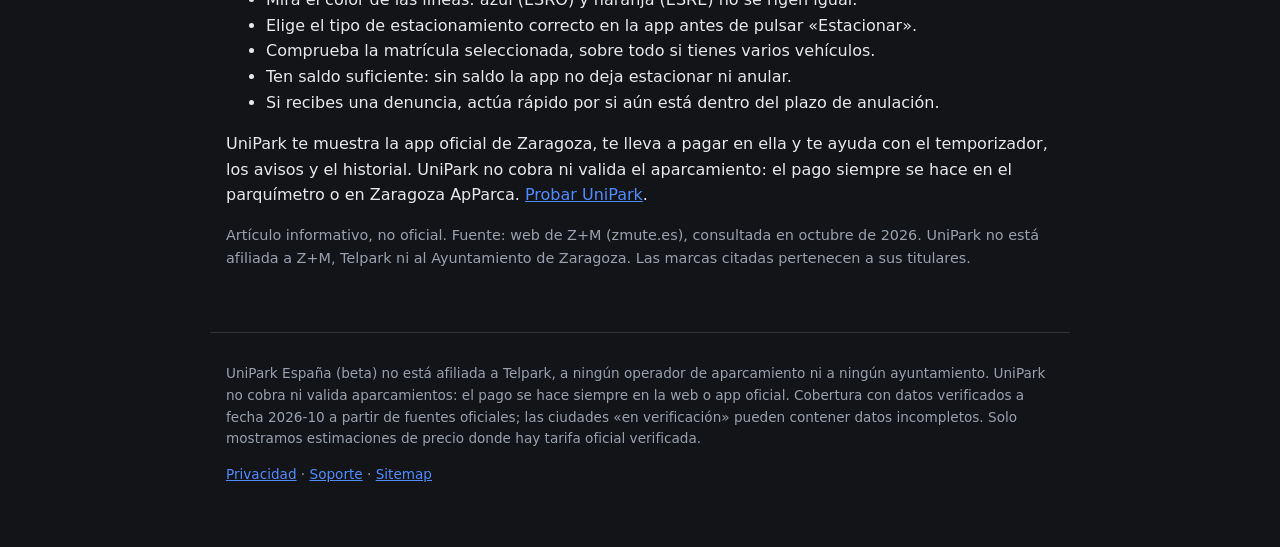
<file: blog/zona-azul-naranja-zaragoza/index.html>
<!doctype html><html lang="es"><head><meta charset="utf-8"><meta name="viewport" content="width=device-width,initial-scale=1"><title>Zona azul y naranja en Zaragoza (ESRO y ESRE): cómo aparcar | UniPark</title><meta name="description" content="Guía del estacionamiento regulado de Zaragoza: zonas ESRO (azul) y ESRE (naranja), la app Zaragoza ApParca, anulación de denuncias y consejos para evitar multas."><link rel="canonical" href="https://richkngxxx.github.io/unipark/blog/zona-azul-naranja-zaragoza/"><meta name="theme-color" content="#121418"><link rel="icon" href="../../app/icon.svg"><link rel="stylesheet" href="../../site.css">
<!-- GoatCounter (desactivado). Sustituye CODE y descomenta:
<script data-goatcounter="https://CODE.goatcounter.com/count" async src="https://gc.zgo.at/count.js"></script>
-->
</head><body><header class="top"><a class="brand" href="../../">🅿️ UniPark España</a><nav><a href="../../como-funciona/">Cómo funciona</a><a href="../../ciudades/">Ciudades</a><a href="../../blog/">Blog</a><a href="../../soporte/">Soporte</a><a class="btn" href="../../app/">Abrir app</a></nav></header><main>
<article><h1>Zona azul y zona naranja en Zaragoza: cómo funcionan ESRO y ESRE</h1><p>En Zaragoza el aparcamiento regulado en la calle lo gestiona <strong>Z+M</strong>, el servicio de estacionamiento regulado de la ciudad. Según su web oficial, el servicio está dividido en <strong>11 zonas</strong>, y en cada una puede haber dos tipos de regulación distintos, que se reconocen por el color de las líneas pintadas en el asfalto.</p>
<h2>ESRO: la zona azul</h2><p>La <strong>ESRO</strong> es la zona de estacionamiento rotativo. Está delimitada por <strong>líneas azules</strong> y está pensada para estancias de rotación, es decir, para que las plazas vayan cambiando de coche a lo largo del día.</p>
<h2>ESRE: la zona naranja</h2><p>La <strong>ESRE</strong> es la zona de estacionamiento mixto residente y rotativo. Está delimitada por <strong>líneas naranjas</strong>: la comparten los residentes de la zona, que pueden acceder a bonos de residente, y el resto de conductores en régimen rotativo.</p>
<p>El tipo de regulación cambia de una calle a otra, así que conviene consultar los planos oficiales de Z+M y fijarse siempre en la señalización. Horarios, tiempos máximos y tarifas se consultan en la información oficial del servicio y en la propia app; aquí no los reproducimos para no darte datos desactualizados.</p>
<h2>Cómo pagar: parquímetro o Zaragoza ApParca</h2><p>Puedes pagar en el parquímetro o con <strong>Zaragoza ApParca</strong>, la app oficial del servicio, gratuita para Android e iOS. Según Z+M, la app funciona así:</p><ul><li>Te registras sin datos bancarios y recargas un <strong>saldo prepago</strong> con tu tarjeta. Las operaciones se descuentan de ese saldo.</li><li>Para aparcar eliges la matrícula y el tipo de estacionamiento («AZUL», «NARANJA»…) y pulsas «Estacionar».</li><li>Puedes <strong>renovar</strong> desde el móvil sin volver al coche, siempre que respetes el límite horario del color de la zona, y <strong>finalizar</strong> para pagar solo el tiempo realmente estacionado.</li><li>No hace falta dejar el tique en el coche: la identificación es por matrícula.</li><li>Te avisa antes de que termine el estacionamiento.</li></ul><p>Z+M indica que el importe mínimo de estacionamiento sin devolución fijado por el Ayuntamiento es de <strong>0,25&nbsp;€</strong>. También señala que el saldo puede usarse durante 5 años desde el último pago o recarga, pero que no se reembolsan los importes recargados hace más de 12 meses, así que no recargues más de lo que vayas a usar.</p>
<h2>Anular una denuncia desde la app</h2><p>Si te ponen una denuncia de zona regulada, ApParca muestra en la opción «Denuncias» las recibidas en el día y permite anular las que estén dentro del tiempo establecido para la anulación, descontando el importe del saldo, sin pasar por el parquímetro. Si el plazo ya ha pasado, la anulación desde la app deja de estar disponible.</p>
<h2>Plazas libres colaborativas</h2><p>ApParca tiene un mapa de plazas liberadas por otros usuarios en los últimos 5 minutos. Funciona de forma anónima y voluntaria: si al aparcar marcas tu ubicación en el mapa, la app comparte tu plaza cuando finalizas y sumas puntos canjeables por bonificaciones.</p>
<h2>Consejos para evitar una multa</h2><ul><li>Mira el color de las líneas: azul (ESRO) y naranja (ESRE) no se rigen igual.</li><li>Elige el tipo de estacionamiento correcto en la app antes de pulsar «Estacionar».</li><li>Comprueba la matrícula seleccionada, sobre todo si tienes varios vehículos.</li><li>Ten saldo suficiente: sin saldo la app no deja estacionar ni anular.</li><li>Si recibes una denuncia, actúa rápido por si aún está dentro del plazo de anulación.</li></ul>
<p>UniPark te muestra la app oficial de Zaragoza, te lleva a pagar en ella y te ayuda con el temporizador, los avisos y el historial. UniPark no cobra ni valida el aparcamiento: el pago siempre se hace en el parquímetro o en Zaragoza ApParca. <a href="../../app/">Probar UniPark</a>.</p>
<p class="note">Artículo informativo, no oficial. Fuente: web de Z+M (zmute.es), consultada en octubre de 2026. UniPark no está afiliada a Z+M, Telpark ni al Ayuntamiento de Zaragoza. Las marcas citadas pertenecen a sus titulares.</p></article></main><footer><p>UniPark España (beta) no está afiliada a Telpark, a ningún operador de aparcamiento ni a ningún ayuntamiento. UniPark no cobra ni valida aparcamientos: el pago se hace siempre en la web o app oficial. Cobertura con datos verificados a fecha 2026-10 a partir de fuentes oficiales; las ciudades «en verificación» pueden contener datos incompletos. Solo mostramos estimaciones de precio donde hay tarifa oficial verificada.</p><p><a href="../../privacidad/">Privacidad</a> · <a href="../../soporte/">Soporte</a> · <a href="../../sitemap.xml">Sitemap</a></p></footer></body></html>
</file>
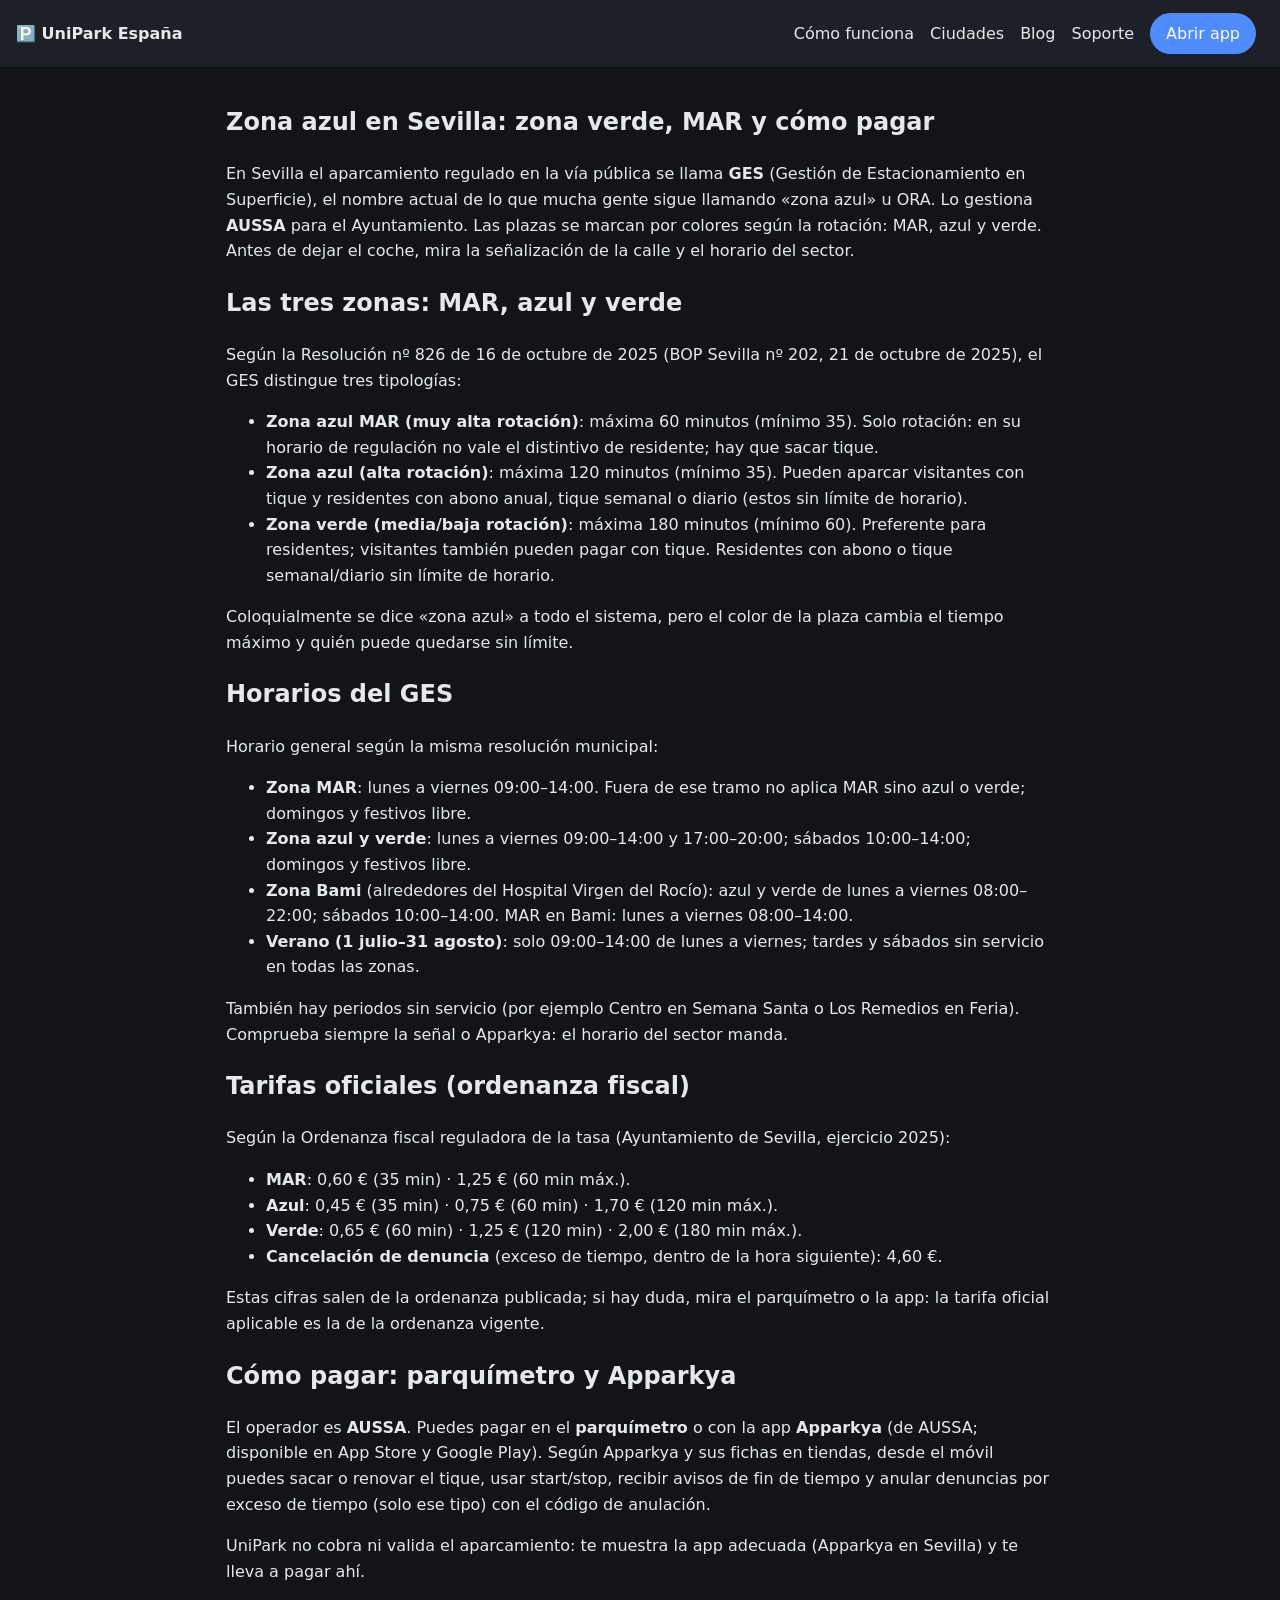
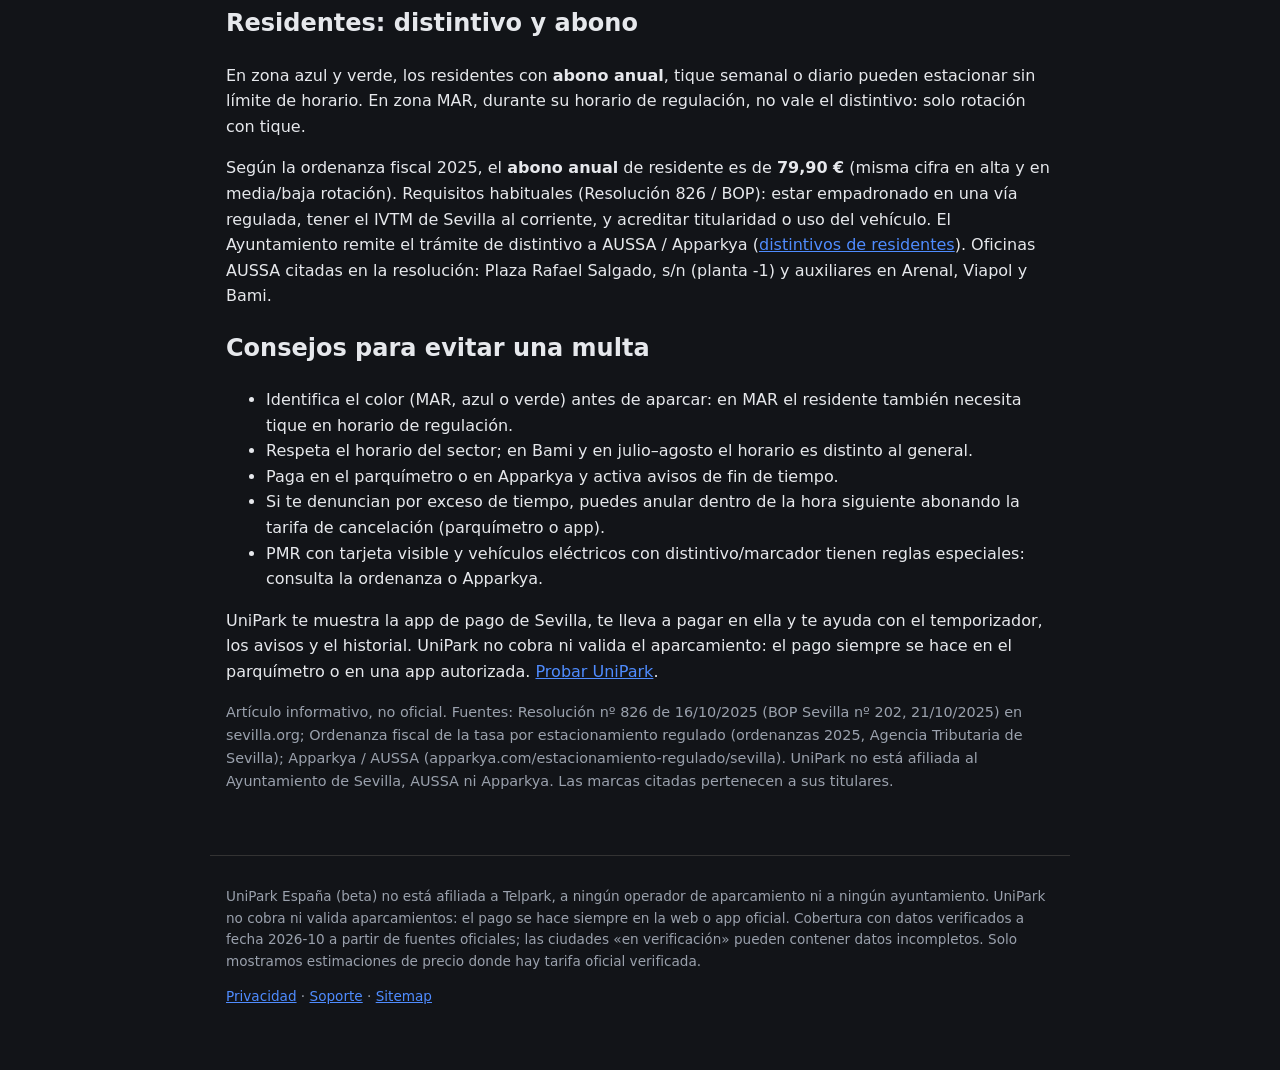
<file: blog/zona-azul-sevilla/index.html>
<!doctype html><html lang="es"><head><meta charset="utf-8"><meta name="viewport" content="width=device-width,initial-scale=1"><title>Zona azul Sevilla: verde, MAR y cómo pagar (GES) | UniPark</title><meta name="description" content="Guía del estacionamiento regulado en Sevilla (GES): zona azul, zona verde y MAR, horarios, tarifas oficiales, residentes y app Apparkya de AUSSA."><link rel="canonical" href="https://richkngxxx.github.io/unipark/blog/zona-azul-sevilla/"><meta name="theme-color" content="#121418"><link rel="icon" href="../../app/icon.svg"><link rel="stylesheet" href="../../site.css">
<!-- GoatCounter (desactivado). Sustituye CODE y descomenta:
<script data-goatcounter="https://CODE.goatcounter.com/count" async src="https://gc.zgo.at/count.js"></script>
-->
</head><body><header class="top"><a class="brand" href="../../">🅿️ UniPark España</a><nav><a href="../../como-funciona/">Cómo funciona</a><a href="../../ciudades/">Ciudades</a><a href="../../blog/">Blog</a><a href="../../soporte/">Soporte</a><a class="btn" href="../../app/">Abrir app</a></nav></header><main>
<article><h1>Zona azul en Sevilla: zona verde, MAR y cómo pagar</h1><p>En Sevilla el aparcamiento regulado en la vía pública se llama <strong>GES</strong> (Gestión de Estacionamiento en Superficie), el nombre actual de lo que mucha gente sigue llamando «zona azul» u ORA. Lo gestiona <strong>AUSSA</strong> para el Ayuntamiento. Las plazas se marcan por colores según la rotación: MAR, azul y verde. Antes de dejar el coche, mira la señalización de la calle y el horario del sector.</p>
<h2>Las tres zonas: MAR, azul y verde</h2><p>Según la Resolución nº 826 de 16 de octubre de 2025 (BOP Sevilla nº 202, 21 de octubre de 2025), el GES distingue tres tipologías:</p><ul><li><strong>Zona azul MAR (muy alta rotación)</strong>: máxima 60 minutos (mínimo 35). Solo rotación: en su horario de regulación no vale el distintivo de residente; hay que sacar tique.</li><li><strong>Zona azul (alta rotación)</strong>: máxima 120 minutos (mínimo 35). Pueden aparcar visitantes con tique y residentes con abono anual, tique semanal o diario (estos sin límite de horario).</li><li><strong>Zona verde (media/baja rotación)</strong>: máxima 180 minutos (mínimo 60). Preferente para residentes; visitantes también pueden pagar con tique. Residentes con abono o tique semanal/diario sin límite de horario.</li></ul><p>Coloquialmente se dice «zona azul» a todo el sistema, pero el color de la plaza cambia el tiempo máximo y quién puede quedarse sin límite.</p>
<h2>Horarios del GES</h2><p>Horario general según la misma resolución municipal:</p><ul><li><strong>Zona MAR</strong>: lunes a viernes 09:00–14:00. Fuera de ese tramo no aplica MAR sino azul o verde; domingos y festivos libre.</li><li><strong>Zona azul y verde</strong>: lunes a viernes 09:00–14:00 y 17:00–20:00; sábados 10:00–14:00; domingos y festivos libre.</li><li><strong>Zona Bami</strong> (alrededores del Hospital Virgen del Rocío): azul y verde de lunes a viernes 08:00–22:00; sábados 10:00–14:00. MAR en Bami: lunes a viernes 08:00–14:00.</li><li><strong>Verano (1 julio–31 agosto)</strong>: solo 09:00–14:00 de lunes a viernes; tardes y sábados sin servicio en todas las zonas.</li></ul><p>También hay periodos sin servicio (por ejemplo Centro en Semana Santa o Los Remedios en Feria). Comprueba siempre la señal o Apparkya: el horario del sector manda.</p>
<h2>Tarifas oficiales (ordenanza fiscal)</h2><p>Según la Ordenanza fiscal reguladora de la tasa (Ayuntamiento de Sevilla, ejercicio 2025):</p><ul><li><strong>MAR</strong>: 0,60 € (35 min) · 1,25 € (60 min máx.).</li><li><strong>Azul</strong>: 0,45 € (35 min) · 0,75 € (60 min) · 1,70 € (120 min máx.).</li><li><strong>Verde</strong>: 0,65 € (60 min) · 1,25 € (120 min) · 2,00 € (180 min máx.).</li><li><strong>Cancelación de denuncia</strong> (exceso de tiempo, dentro de la hora siguiente): 4,60 €.</li></ul><p>Estas cifras salen de la ordenanza publicada; si hay duda, mira el parquímetro o la app: la tarifa oficial aplicable es la de la ordenanza vigente.</p>
<h2>Cómo pagar: parquímetro y Apparkya</h2><p>El operador es <strong>AUSSA</strong>. Puedes pagar en el <strong>parquímetro</strong> o con la app <strong>Apparkya</strong> (de AUSSA; disponible en App Store y Google Play). Según Apparkya y sus fichas en tiendas, desde el móvil puedes sacar o renovar el tique, usar start/stop, recibir avisos de fin de tiempo y anular denuncias por exceso de tiempo (solo ese tipo) con el código de anulación.</p><p>UniPark no cobra ni valida el aparcamiento: te muestra la app adecuada (Apparkya en Sevilla) y te lleva a pagar ahí.</p>
<h2>Residentes: distintivo y abono</h2><p>En zona azul y verde, los residentes con <strong>abono anual</strong>, tique semanal o diario pueden estacionar sin límite de horario. En zona MAR, durante su horario de regulación, no vale el distintivo: solo rotación con tique.</p><p>Según la ordenanza fiscal 2025, el <strong>abono anual</strong> de residente es de <strong>79,90 €</strong> (misma cifra en alta y en media/baja rotación). Requisitos habituales (Resolución 826 / BOP): estar empadronado en una vía regulada, tener el IVTM de Sevilla al corriente, y acreditar titularidad o uso del vehículo. El Ayuntamiento remite el trámite de distintivo a AUSSA / Apparkya (<a href="https://apparkya.com/distintivos-de-residentes" rel="noopener">distintivos de residentes</a>). Oficinas AUSSA citadas en la resolución: Plaza Rafael Salgado, s/n (planta -1) y auxiliares en Arenal, Viapol y Bami.</p>
<h2>Consejos para evitar una multa</h2><ul><li>Identifica el color (MAR, azul o verde) antes de aparcar: en MAR el residente también necesita tique en horario de regulación.</li><li>Respeta el horario del sector; en Bami y en julio–agosto el horario es distinto al general.</li><li>Paga en el parquímetro o en Apparkya y activa avisos de fin de tiempo.</li><li>Si te denuncian por exceso de tiempo, puedes anular dentro de la hora siguiente abonando la tarifa de cancelación (parquímetro o app).</li><li>PMR con tarjeta visible y vehículos eléctricos con distintivo/marcador tienen reglas especiales: consulta la ordenanza o Apparkya.</li></ul>
<p>UniPark te muestra la app de pago de Sevilla, te lleva a pagar en ella y te ayuda con el temporizador, los avisos y el historial. UniPark no cobra ni valida el aparcamiento: el pago siempre se hace en el parquímetro o en una app autorizada. <a href="../../app/">Probar UniPark</a>.</p>
<p class="note">Artículo informativo, no oficial. Fuentes: Resolución nº 826 de 16/10/2025 (BOP Sevilla nº 202, 21/10/2025) en sevilla.org; Ordenanza fiscal de la tasa por estacionamiento regulado (ordenanzas 2025, Agencia Tributaria de Sevilla); Apparkya / AUSSA (apparkya.com/estacionamiento-regulado/sevilla). UniPark no está afiliada al Ayuntamiento de Sevilla, AUSSA ni Apparkya. Las marcas citadas pertenecen a sus titulares.</p></article></main><footer><p>UniPark España (beta) no está afiliada a Telpark, a ningún operador de aparcamiento ni a ningún ayuntamiento. UniPark no cobra ni valida aparcamientos: el pago se hace siempre en la web o app oficial. Cobertura con datos verificados a fecha 2026-10 a partir de fuentes oficiales; las ciudades «en verificación» pueden contener datos incompletos. Solo mostramos estimaciones de precio donde hay tarifa oficial verificada.</p><p><a href="../../privacidad/">Privacidad</a> · <a href="../../soporte/">Soporte</a> · <a href="../../sitemap.xml">Sitemap</a></p></footer></body></html>
</file>
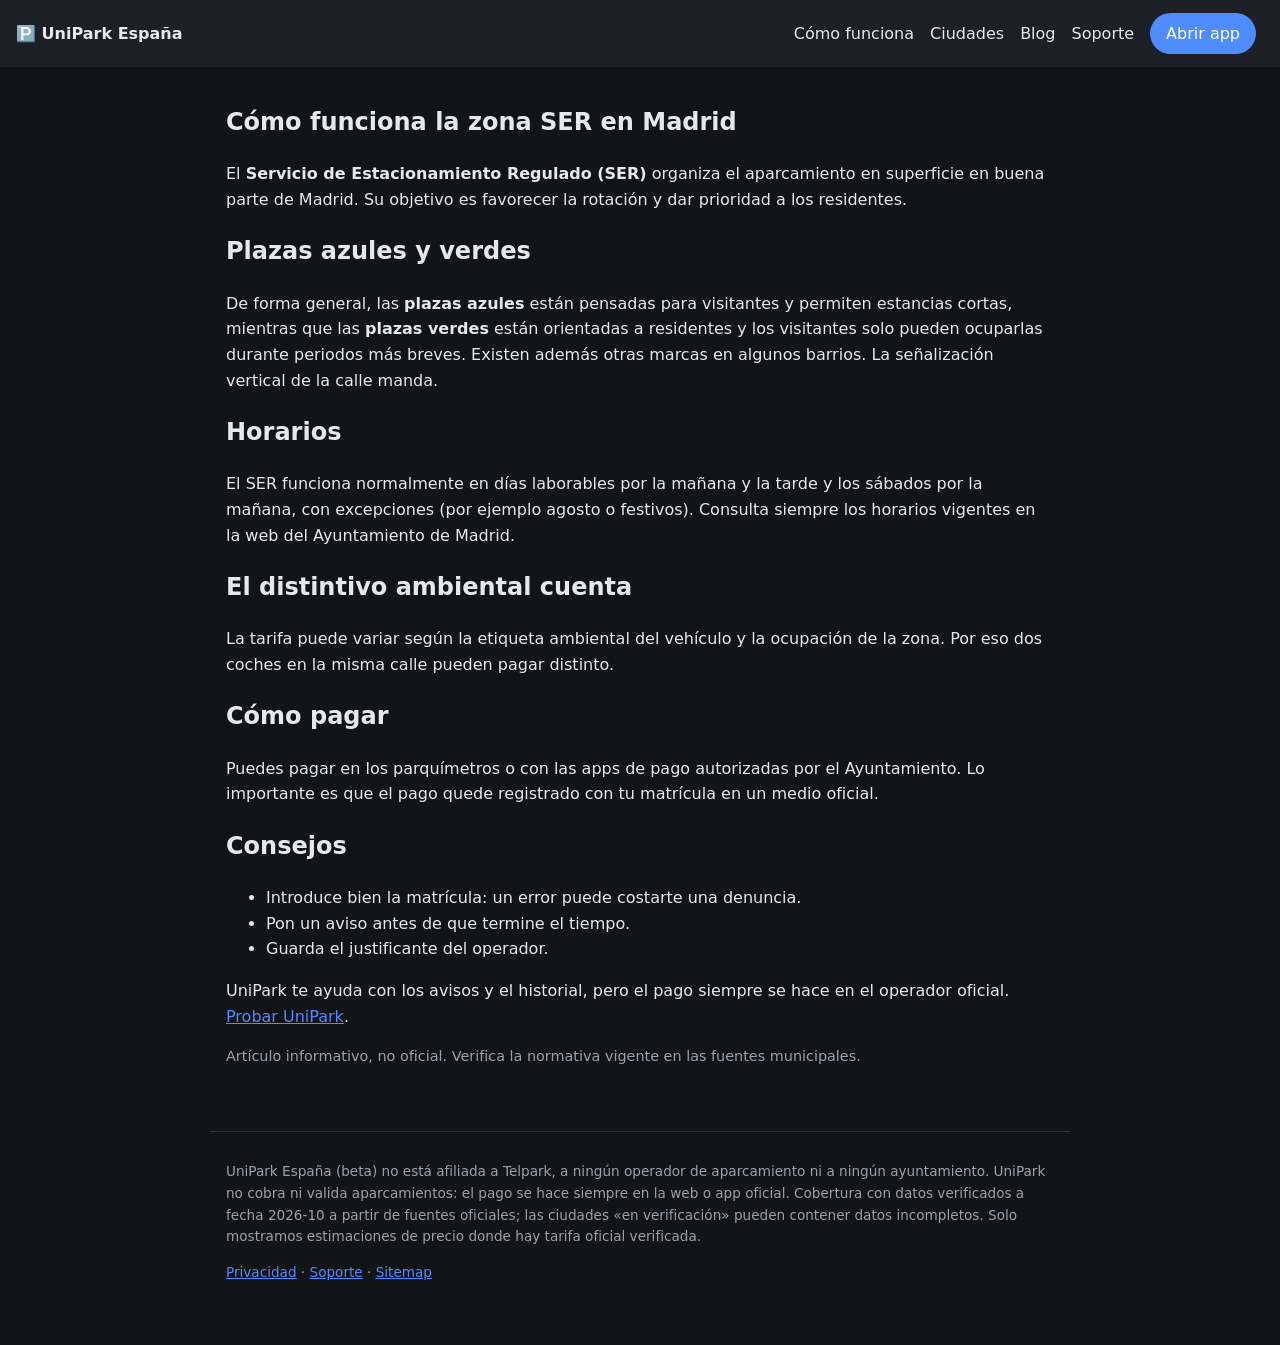
<file: blog/zona-ser-madrid/index.html>
<!doctype html><html lang="es"><head><meta charset="utf-8"><meta name="viewport" content="width=device-width,initial-scale=1"><title>Cómo funciona la zona SER en Madrid | UniPark</title><meta name="description" content="Guía básica del Servicio de Estacionamiento Regulado (SER) de Madrid: plazas verdes y azules, horarios y formas de pago."><link rel="canonical" href="https://richkngxxx.github.io/unipark/blog/zona-ser-madrid/"><meta name="theme-color" content="#121418"><link rel="icon" href="../../app/icon.svg"><link rel="stylesheet" href="../../site.css">
<!-- GoatCounter (desactivado). Sustituye CODE y descomenta:
<script data-goatcounter="https://CODE.goatcounter.com/count" async src="https://gc.zgo.at/count.js"></script>
-->
</head><body><header class="top"><a class="brand" href="../../">🅿️ UniPark España</a><nav><a href="../../como-funciona/">Cómo funciona</a><a href="../../ciudades/">Ciudades</a><a href="../../blog/">Blog</a><a href="../../soporte/">Soporte</a><a class="btn" href="../../app/">Abrir app</a></nav></header><main>
<article><h1>Cómo funciona la zona SER en Madrid</h1><p>El <strong>Servicio de Estacionamiento Regulado (SER)</strong> organiza el aparcamiento en superficie en buena parte de Madrid. Su objetivo es favorecer la rotación y dar prioridad a los residentes.</p>
<h2>Plazas azules y verdes</h2><p>De forma general, las <strong>plazas azules</strong> están pensadas para visitantes y permiten estancias cortas, mientras que las <strong>plazas verdes</strong> están orientadas a residentes y los visitantes solo pueden ocuparlas durante periodos más breves. Existen además otras marcas en algunos barrios. La señalización vertical de la calle manda.</p>
<h2>Horarios</h2><p>El SER funciona normalmente en días laborables por la mañana y la tarde y los sábados por la mañana, con excepciones (por ejemplo agosto o festivos). Consulta siempre los horarios vigentes en la web del Ayuntamiento de Madrid.</p>
<h2>El distintivo ambiental cuenta</h2><p>La tarifa puede variar según la etiqueta ambiental del vehículo y la ocupación de la zona. Por eso dos coches en la misma calle pueden pagar distinto.</p>
<h2>Cómo pagar</h2><p>Puedes pagar en los parquímetros o con las apps de pago autorizadas por el Ayuntamiento. Lo importante es que el pago quede registrado con tu matrícula en un medio oficial.</p>
<h2>Consejos</h2><ul><li>Introduce bien la matrícula: un error puede costarte una denuncia.</li><li>Pon un aviso antes de que termine el tiempo.</li><li>Guarda el justificante del operador.</li></ul>
<p>UniPark te ayuda con los avisos y el historial, pero el pago siempre se hace en el operador oficial. <a href="../../app/">Probar UniPark</a>.</p>
<p class="note">Artículo informativo, no oficial. Verifica la normativa vigente en las fuentes municipales.</p></article></main><footer><p>UniPark España (beta) no está afiliada a Telpark, a ningún operador de aparcamiento ni a ningún ayuntamiento. UniPark no cobra ni valida aparcamientos: el pago se hace siempre en la web o app oficial. Cobertura con datos verificados a fecha 2026-10 a partir de fuentes oficiales; las ciudades «en verificación» pueden contener datos incompletos. Solo mostramos estimaciones de precio donde hay tarifa oficial verificada.</p><p><a href="../../privacidad/">Privacidad</a> · <a href="../../soporte/">Soporte</a> · <a href="../../sitemap.xml">Sitemap</a></p></footer></body></html>
</file>
<file: site.css>
:root{--bg:#121418;--sf:#1d2026;--tx:#e6e8ec;--mu:#9aa1ad;--pr:#4f8cff;--wa:#ffb547}
*{box-sizing:border-box}body{margin:0;font:16px/1.6 system-ui,Roboto,sans-serif;background:var(--bg);color:var(--tx)}
a{color:var(--pr)}.top{display:flex;flex-wrap:wrap;gap:.5rem;justify-content:space-between;align-items:center;padding:.8rem 1rem;background:var(--sf)}
.brand{font-weight:700;color:var(--tx);text-decoration:none}nav a{margin:0 .5rem;text-decoration:none;color:var(--tx)}
main{max-width:860px;margin:auto;padding:1rem}.btn{display:inline-block;background:var(--pr);color:#fff!important;padding:.5rem 1rem;border-radius:999px;text-decoration:none}
.big{font-size:1.2rem;padding:.8rem 1.6rem}.hero{text-align:center;padding:2rem 0}.note{color:var(--mu);font-size:.9rem}
.warn{background:#3a2d12;border-left:4px solid var(--wa);padding:.8rem}.steps li{margin:.6rem 0}
.cards{list-style:none;padding:0;display:grid;grid-template-columns:repeat(auto-fit,minmax(220px,1fr));gap:1rem}.cards li{background:var(--sf);padding:1rem;border-radius:12px}
footer{max-width:860px;margin:2rem auto;padding:1rem;color:var(--mu);font-size:.85rem;border-top:1px solid #333}
</file>
<file: app/app.css>
:root{--bg:#121418;--sf:#1d2026;--sf2:#262a32;--tx:#e6e8ec;--mu:#9aa1ad;--pr:#4f8cff;--ok:#3ecf8e;--wa:#ffb547;--er:#ff5d5d}
*{box-sizing:border-box}body{margin:0;font:16px/1.5 system-ui,Roboto,sans-serif;background:var(--bg);color:var(--tx);padding-bottom:72px}
header{display:flex;justify-content:space-between;align-items:center;padding:.8rem 1rem;background:var(--sf)}.brand{color:var(--tx);font-weight:700;text-decoration:none}
main{max-width:600px;margin:auto;padding:1rem}.card{background:var(--sf);border-radius:16px;padding:1rem;margin:0 0 1rem;box-shadow:0 2px 6px #0005}
h2{margin:.2rem 0 .6rem;font-size:1.1rem}.mu{color:var(--mu);font-size:.85rem}
button,.b{background:var(--pr);color:#fff;border:0;border-radius:999px;padding:.6rem 1.1rem;font:inherit;cursor:pointer;text-decoration:none;display:inline-block}
.b2{background:var(--sf2);color:var(--tx)}.bd{background:var(--er)}.bok{background:var(--ok);color:#000}
input,select{width:100%;padding:.6rem;border-radius:10px;border:1px solid #333;background:var(--sf2);color:var(--tx);font:inherit;margin:.25rem 0 .6rem}
.chips{display:flex;flex-wrap:wrap;gap:.5rem;margin:.5rem 0}.chip{background:var(--sf2);color:var(--tx);border-radius:999px;padding:.35rem .8rem;font-size:.9rem}
.chip.on{background:var(--pr);color:#fff}.chip.warn{background:#3a2d12;color:var(--wa);font-size:.75rem}
.row{display:flex;gap:.5rem;align-items:center;flex-wrap:wrap}.sp{flex:1}.price{font-size:2rem;font-weight:700}
.cd{font-size:2.2rem;font-variant-numeric:tabular-nums;font-weight:700}.soon{color:var(--wa)}.exp{color:var(--er)}
.tabs{position:fixed;bottom:0;left:0;right:0;display:flex;background:var(--sf);border-top:1px solid #333}.tabs button{flex:1;border-radius:0;background:none;color:var(--mu);padding:.9rem 0}.tabs button.on{color:var(--pr);font-weight:700}
#toast{position:fixed;bottom:80px;left:50%;transform:translateX(-50%);background:#000c;padding:.5rem 1rem;border-radius:8px;display:none}
.err{color:var(--er);font-size:.85rem}
.chip.ok{background:#12301f;color:var(--ok);font-size:.75rem}.app{border-top:1px solid #333;padding:.6rem 0}.app .row{margin-top:.4rem}a.b{font-size:.9rem;padding:.45rem .9rem}.err{color:var(--er)}
</file>
